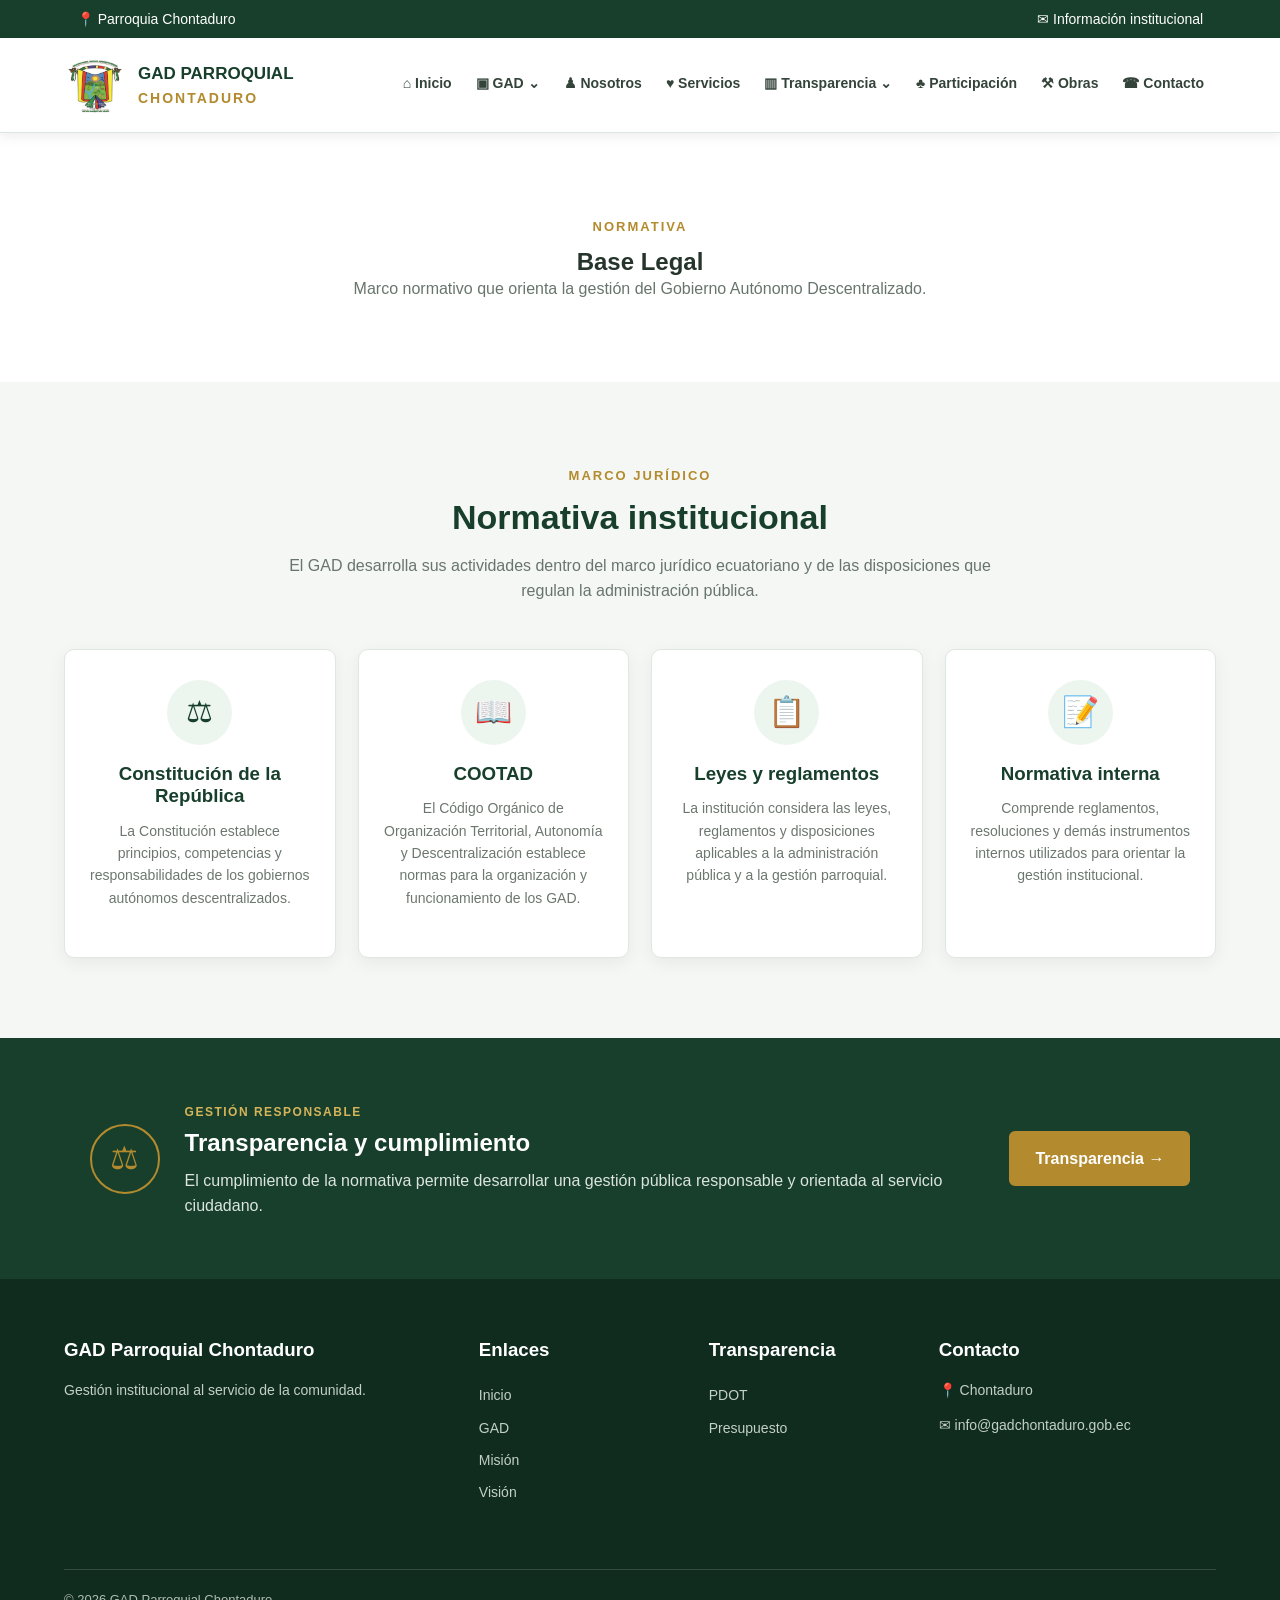
<file: BASE LEGAL.html>
<!DOCTYPE html>
<html lang="es">

<head>

    <meta charset="UTF-8">

    <meta name="viewport"
        content="width=device-width, initial-scale=1.0">

    <title>
        GAD Parroquial Chontaduro - Base Legal
    </title>

    <link rel="stylesheet"
        href="assets/css/style.css">

</head>

<body>

    <div class="top-bar">

        <div>
            📍 Parroquia Chontaduro
        </div>

        <div>
            ✉ Información institucional
        </div>

    </div>


    <header>

        <div class="nav-container">

            <a href="index.html"
                class="logo">

                <img src="assets/img/logo.png"
                    alt="Escudo del GAD Parroquial Chontaduro">

                <div class="logo-text">

                    <strong>
                        GAD PARROQUIAL
                    </strong>

                    <span>
                        CHONTADURO
                    </span>

                </div>

            </a>


            <nav>

                <ul>

                    <li>
                        <a href="index.html">
                            ⌂ Inicio
                        </a>
                    </li>


                    <li class="dropdown">

                        <a href="gad.html">
                            ▣ GAD ⌄
                        </a>

                        <ul class="submenu">

                            <li>
                                <a href="mision.html">
                                    🎯 Misión
                                </a>
                            </li>

                            <li>
                                <a href="vision.html">
                                    👁 Visión
                                </a>
                            </li>

                            <li>
                                <a href="base-legal.html"
                                    class="active">
                                    § Base Legal
                                </a>
                            </li>

                        </ul>

                    </li>


                    <li>
                        <a href="NOSOTROS.html">
                            ♟ Nosotros
                        </a>
                    </li>


                    <li>
                        <a href="servicios.html">
                            ♥ Servicios
                        </a>
                    </li>


                    <li class="dropdown">

                        <a href="transparencia.html">
                            ▥ Transparencia ⌄
                        </a>

                        <ul class="submenu">

                            <li>
                                <a href="rendicion-cuentas.html">
                                    Rendición de Cuentas
                                </a>
                            </li>

                            <li>
                                <a href="presupuesto.html">
                                    Presupuesto
                                </a>
                            </li>

                            <li>
                                <a href="pdot.html">
                                    PDOT
                                </a>
                            </li>

                        </ul>

                    </li>


                    <li>
                        <a href="participacion.html">
                            ♣ Participación
                        </a>
                    </li>


                    <li>
                        <a href="obras-futuras.html">
                            ⚒ Obras
                        </a>
                    </li>


                    <li>
                        <a href="contacto.html">
                            ☎ Contacto
                        </a>
                    </li>

                </ul>

            </nav>

        </div>

    </header>


    <main>

        <section class="bienvenida">

            <span class="seccion-etiqueta">
                NORMATIVA
            </span>

            <h1>
                Base Legal
            </h1>

            <p>
                Marco normativo que orienta la gestión
                del Gobierno Autónomo Descentralizado.
            </p>

        </section>


        <section class="accesos">

            <div class="titulo-seccion">

                <span>
                    MARCO JURÍDICO
                </span>

                <h2>
                    Normativa institucional
                </h2>

                <p>
                    El GAD desarrolla sus actividades dentro del marco
                    jurídico ecuatoriano y de las disposiciones que
                    regulan la administración pública.
                </p>

            </div>


            <div class="grid-container">


                <article class="info-card">

                    <div class="icono">
                        ⚖
                    </div>

                    <h3>
                        Constitución de la República
                    </h3>

                    <p>
                        La Constitución establece principios,
                        competencias y responsabilidades de los
                        gobiernos autónomos descentralizados.
                    </p>

                </article>


                <article class="info-card">

                    <div class="icono">
                        📖
                    </div>

                    <h3>
                        COOTAD
                    </h3>

                    <p>
                        El Código Orgánico de Organización Territorial,
                        Autonomía y Descentralización establece normas
                        para la organización y funcionamiento de los GAD.
                    </p>

                </article>


                <article class="info-card">

                    <div class="icono">
                        📋
                    </div>

                    <h3>
                        Leyes y reglamentos
                    </h3>

                    <p>
                        La institución considera las leyes, reglamentos
                        y disposiciones aplicables a la administración
                        pública y a la gestión parroquial.
                    </p>

                </article>


                <article class="info-card">

                    <div class="icono">
                        📝
                    </div>

                    <h3>
                        Normativa interna
                    </h3>

                    <p>
                        Comprende reglamentos, resoluciones y demás
                        instrumentos internos utilizados para orientar
                        la gestión institucional.
                    </p>

                </article>

            </div>

        </section>


        <section class="participacion">

            <div class="participacion-contenido">

                <div class="participacion-icono">
                    ⚖
                </div>

                <div>

                    <span>
                        GESTIÓN RESPONSABLE
                    </span>

                    <h2>
                        Transparencia y cumplimiento
                    </h2>

                    <p>
                        El cumplimiento de la normativa permite
                        desarrollar una gestión pública responsable
                        y orientada al servicio ciudadano.
                    </p>

                </div>

                <a href="transparencia.html"
                    class="btn">
                    Transparencia →
                </a>

            </div>

        </section>

    </main>


    <footer>

        <div class="footer-container">

            <div class="footer-col">

                <h3>
                    GAD Parroquial Chontaduro
                </h3>

                <p>
                    Gestión institucional al servicio de la comunidad.
                </p>

            </div>


            <div class="footer-col">

                <h3>
                    Enlaces
                </h3>

                <a href="index.html">Inicio</a>
                <a href="gad.html">GAD</a>
                <a href="mision.html">Misión</a>
                <a href="vision.html">Visión</a>

            </div>


            <div class="footer-col">

                <h3>
                    Transparencia
                </h3>

                <a href="pdot.html">PDOT</a>
                <a href="presupuesto.html">Presupuesto</a>

            </div>


            <div class="footer-col">

                <h3>
                    Contacto
                </h3>

                <p>
                    📍 Chontaduro
                </p>

                <p>
                    ✉ info@gadchontaduro.gob.ec
                </p>

            </div>

        </div>


        <div class="footer-bottom">

            <p>
                © 2026 GAD Parroquial Chontaduro.
            </p>

        </div>

    </footer>

</body>

</html>
</file>
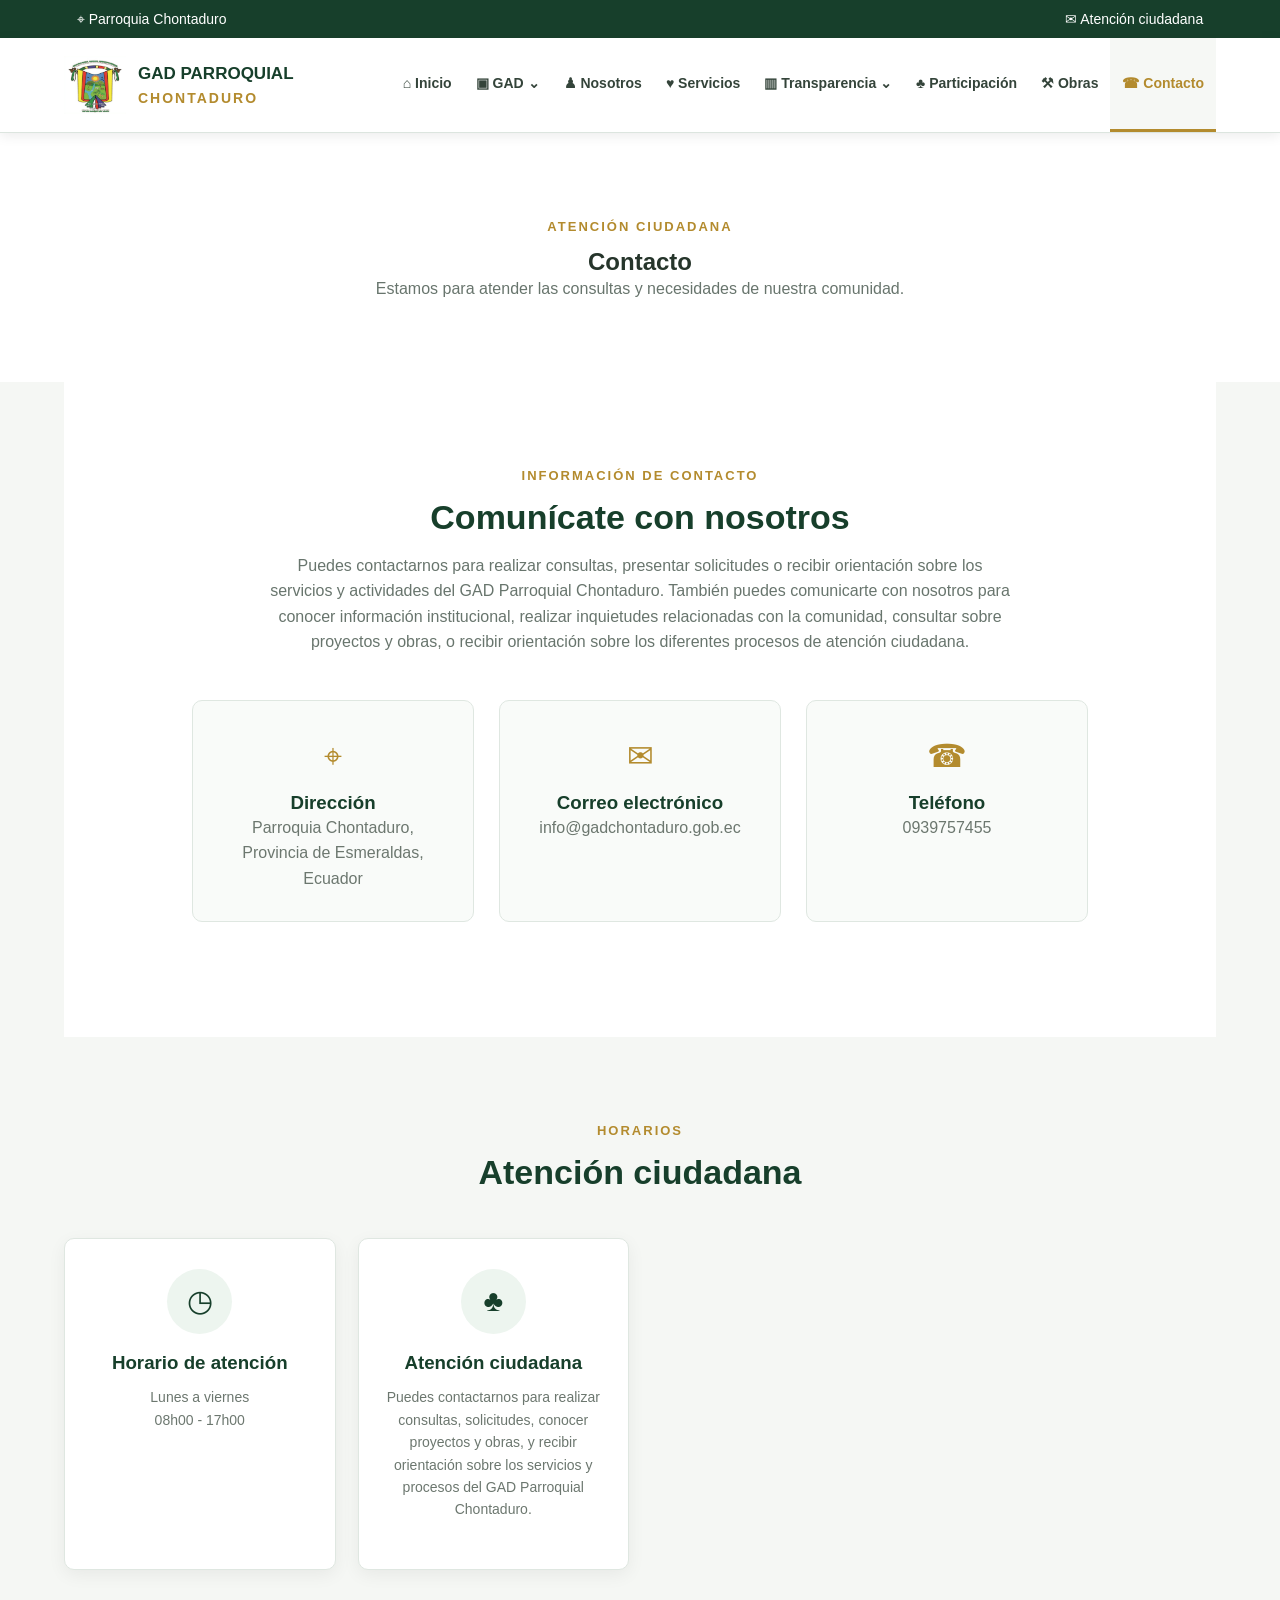
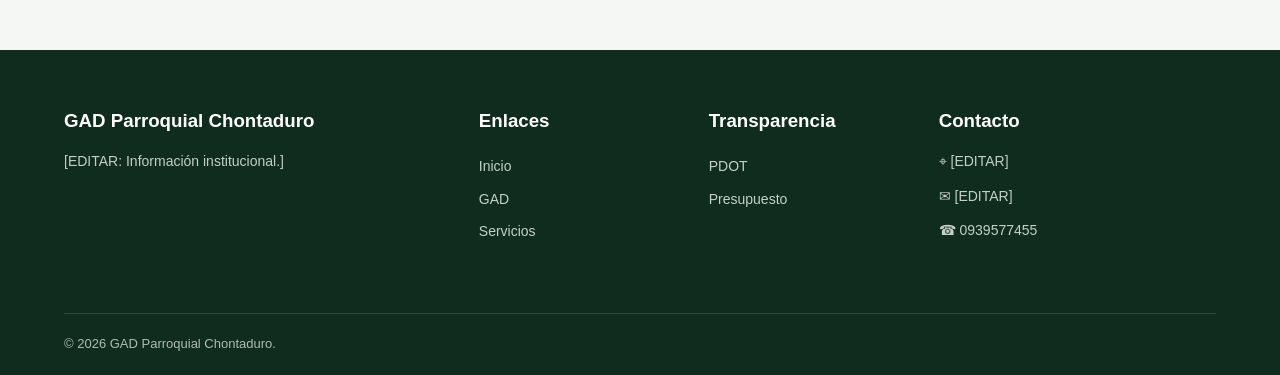
<file: CONTACTO.html>
<!DOCTYPE html>
<html lang="es">

<head>

    <meta charset="UTF-8">

    <meta name="viewport"
        content="width=device-width, initial-scale=1.0">

    <title>GAD Parroquial Chontaduro - Contacto</title>

    <link rel="stylesheet"
        href="assets/css/style.css">

</head>

<body>

    <div class="top-bar">

        <div>⌖ Parroquia Chontaduro</div>

        <div>✉ Atención ciudadana</div>

    </div>


    <header>

        <div class="nav-container">

            <a href="index.html" class="logo">

                <img src="assets/img/logo.png"
                    alt="Escudo del GAD Parroquial Chontaduro">

                <div class="logo-text">

                    <strong>GAD PARROQUIAL</strong>
                    <span>CHONTADURO</span>

                </div>

            </a>


            <nav>

                <ul>

                    <li>
                        <a href="index.html">⌂ Inicio</a>
                    </li>

                    <li class="dropdown">

                        <a href="gad.html">
                            ▣ GAD ⌄
                        </a>

                        <ul class="submenu">

                            <li>
                                <a href="mision.html">
                                    ● Misión
                                </a>
                            </li>

                            <li>
                                <a href="vision.html">
                                    ◉ Visión
                                </a>
                            </li>

                            <li>
                                <a href="base-legal.html">
                                    § Base Legal
                                </a>
                            </li>

                        </ul>

                    </li>

                    <li>
                        <a href="NOSOTROS.html">
                            ♟ Nosotros
                        </a>
                    </li>

                    <li>
                        <a href="servicios.html">
                            ♥ Servicios
                        </a>
                    </li>

                    <li class="dropdown">

                        <a href="transparencia.html">
                            ▥ Transparencia ⌄
                        </a>

                        <ul class="submenu">

                            <li>
                                <a href="rendicion-cuentas.html">
                                    Rendición de Cuentas
                                </a>
                            </li>

                            <li>
                                <a href="presupuesto.html">
                                    Presupuesto
                                </a>
                            </li>

                            <li>
                                <a href="pdot.html">
                                    PDOT
                                </a>
                            </li>

                        </ul>

                    </li>

                    <li>
                        <a href="participacion.html">
                            ♣ Participación
                        </a>
                    </li>

                    <li>
                        <a href="obras-futuras.html">
                            ⚒ Obras
                        </a>
                    </li>

                    <li>
                        <a href="contacto.html" class="active">
                            ☎ Contacto
                        </a>
                    </li>

                </ul>

            </nav>

        </div>

    </header>


    <main>

        <section class="bienvenida">

            <span class="seccion-etiqueta">
                ATENCIÓN CIUDADANA
            </span>

            <h1>
                Contacto
            </h1>

            <p>
                Estamos para atender las consultas
                y necesidades de nuestra comunidad.
            </p>

        </section>


        <section class="contacto-preview">

            <div class="titulo-seccion">

                <span>
                    INFORMACIÓN DE CONTACTO
                </span>

                <h2>
                    Comunícate con nosotros
                </h2>

                <p>

                     Puedes contactarnos para realizar consultas, presentar solicitudes o recibir orientación sobre los servicios y actividades del GAD Parroquial Chontaduro. También puedes comunicarte con nosotros para conocer información institucional, realizar inquietudes relacionadas con la comunidad, consultar sobre proyectos y obras, o recibir orientación sobre los diferentes procesos de atención ciudadana.

                </p>

            </div>


            <div class="contacto-grid">

                <article class="contacto-item">

                    <div class="contacto-icono">
                        ⌖
                    </div>

                    <h3>
                        Dirección
                    </h3>

                    <p>
                        Parroquia Chontaduro, Provincia de Esmeraldas, Ecuador
                    </p>

                </article>


                <article class="contacto-item">

                    <div class="contacto-icono">
                        ✉
                    </div>

                    <h3>
                        Correo electrónico
                    </h3>

                    <p>
                        info@gadchontaduro.gob.ec
                    </p>

                </article>


                <article class="contacto-item">

                    <div class="contacto-icono">
                        ☎
                    </div>

                    <h3>
                        Teléfono
                    </h3>

                    <p>
                        0939757455
                    </p>

                </article>

            </div>

        </section>


        <section class="accesos">

            <div class="titulo-seccion">

                <span>
                    HORARIOS
                </span>

                <h2>
                    Atención ciudadana
                </h2>

                <p>
                </p>

            </div>


            <div class="grid-container">

                <article class="info-card">

                    <div class="icono">
                        ◷
                    </div>

                    <h3>
                        Horario de atención
                    </h3>

                    <p>
                        Lunes a viernes
                        <br>
                        08h00 - 17h00
                    </p>

                </article>


                <article class="info-card">

                    <div class="icono">
                        ♣
                    </div>

                    <h3>
                        Atención ciudadana
                    </h3>

                    <p>
                        Puedes contactarnos para realizar consultas, solicitudes, conocer proyectos y obras, y recibir orientación sobre los servicios y procesos del GAD Parroquial Chontaduro.

                    </p>

                </article>

            </div>

        </section>

    </main>


    <footer>

        <div class="footer-container">

            <div class="footer-col">

                <h3>
                    GAD Parroquial Chontaduro
                </h3>

                <p>
                    [EDITAR: Información institucional.]
                </p>

            </div>

            <div class="footer-col">

                <h3>Enlaces</h3>

                <a href="index.html">Inicio</a>
                <a href="gad.html">GAD</a>
                <a href="servicios.html">Servicios</a>

            </div>

            <div class="footer-col">

                <h3>Transparencia</h3>

                <a href="pdot.html">PDOT</a>
                <a href="presupuesto.html">Presupuesto</a>

            </div>

            <div class="footer-col">

                <h3>Contacto</h3>

                <p>⌖ [EDITAR]</p>
                <p>✉ [EDITAR]</p>
                <p>☎ 0939577455</p>

            </div>

        </div>


        <div class="footer-bottom">

            <p>
                © 2026 GAD Parroquial Chontaduro.
            </p>

        </div>

    </footer>

</body>

</html>
</file>
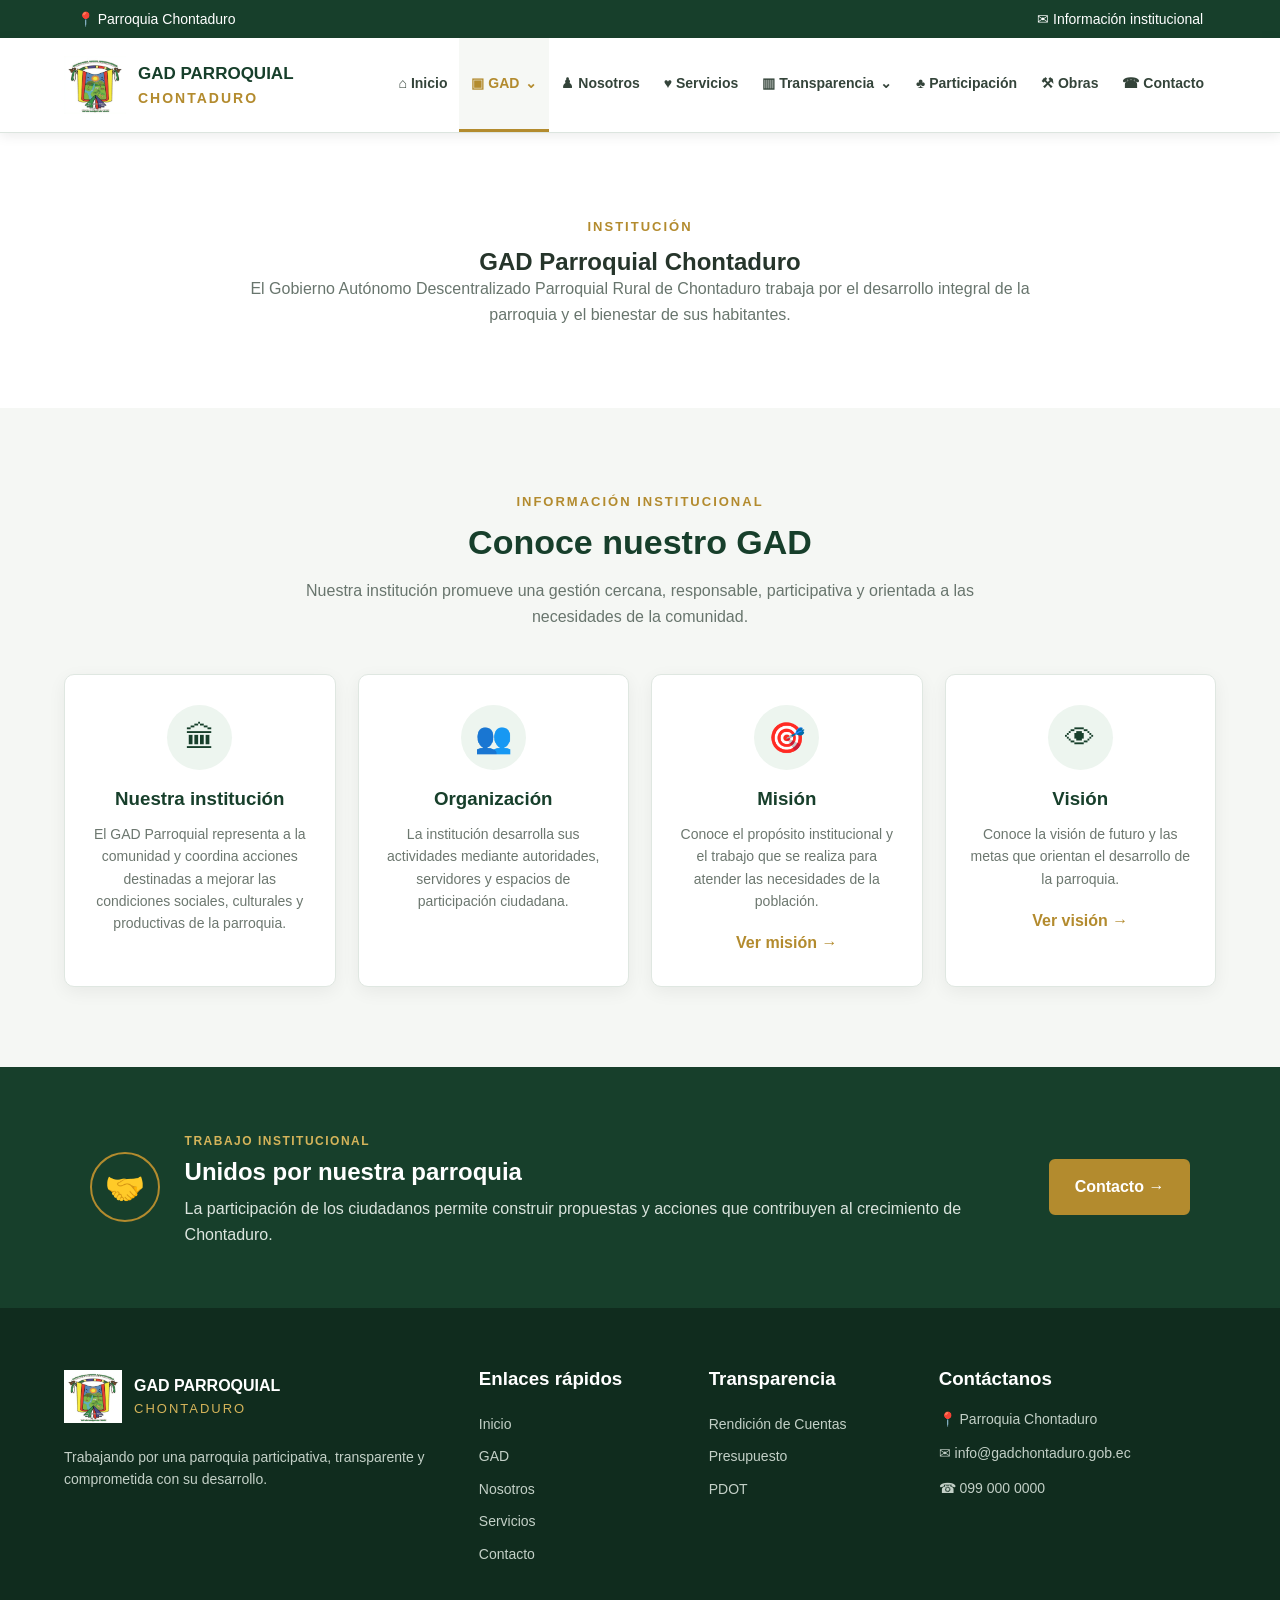
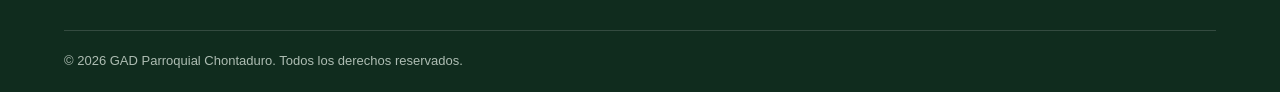
<file: GAD.html>
<!DOCTYPE html>
<html lang="es">

<head>
    <meta charset="UTF-8">
    <meta name="viewport" content="width=device-width, initial-scale=1.0">

    <meta name="description"
        content="Información institucional del GAD Parroquial Chontaduro">

    <title>GAD Parroquial Chontaduro - GAD</title>

    <link rel="stylesheet" href="assets/css/style.css">
</head>

<body>

    <div class="top-bar">
        <div>📍 Parroquia Chontaduro</div>
        <div>✉ Información institucional</div>
    </div>

    <header>
        <div class="nav-container">

            <a href="index.html" class="logo">
                <img src="assets/img/logo.png"
                    alt="Escudo del GAD Parroquial Chontaduro">

                <div class="logo-text">
                    <strong>GAD PARROQUIAL</strong>
                    <span>CHONTADURO</span>
                </div>
            </a>

            <nav aria-label="Navegación principal">
                <ul>

                    <li>
                        <a href="index.html">⌂ Inicio</a>
                    </li>

                    <li class="dropdown">
                        <a href="gad.html" class="active">
                            ▣ GAD
                            <span>⌄</span>
                        </a>

                        <ul class="submenu">
                            <li><a href="mision.html">● Misión</a></li>
                            <li><a href="vision.html">◉ Visión</a></li>
                            <li><a href="base-legal.html">§ Base Legal</a></li>
                        </ul>
                    </li>

                    <li>
                        <a href="NOSOTROS.html">♟ Nosotros</a>
                    </li>

                    <li>
                        <a href="servicios.html">♥ Servicios</a>
                    </li>

                    <li class="dropdown">
                        <a href="transparencia.html">
                            ▥ Transparencia
                            <span>⌄</span>
                        </a>

                        <ul class="submenu">
                            <li>
                                <a href="rendicion-cuentas.html">
                                    ▤ Rendición de Cuentas
                                </a>
                            </li>

                            <li>
                                <a href="presupuesto.html">
                                    $ Presupuesto
                                </a>
                            </li>

                            <li>
                                <a href="pdot.html">
                                    ⌖ PDOT
                                </a>
                            </li>
                        </ul>
                    </li>

                    <li>
                        <a href="participacion.html">♣ Participación</a>
                    </li>

                    <li>
                        <a href="obras-futuras.html">⚒ Obras</a>
                    </li>

                    <li>
                        <a href="contacto.html">☎ Contacto</a>
                    </li>

                </ul>
            </nav>

        </div>
    </header>


    <main>

        <section class="bienvenida">

            <span class="seccion-etiqueta">
                INSTITUCIÓN
            </span>

            <h1>
                GAD Parroquial Chontaduro
            </h1>

            <p>
                El Gobierno Autónomo Descentralizado Parroquial Rural
                de Chontaduro trabaja por el desarrollo integral de la
                parroquia y el bienestar de sus habitantes.
            </p>

        </section>


        <section class="accesos">

            <div class="titulo-seccion">

                <span>
                    INFORMACIÓN INSTITUCIONAL
                </span>

                <h2>
                    Conoce nuestro GAD
                </h2>

                <p>
                    Nuestra institución promueve una gestión cercana,
                    responsable, participativa y orientada a las
                    necesidades de la comunidad.
                </p>

            </div>


            <div class="grid-container">

                <article class="info-card">

                    <div class="icono">🏛</div>

                    <h3>
                        Nuestra institución
                    </h3>

                    <p>
                        El GAD Parroquial representa a la comunidad
                        y coordina acciones destinadas a mejorar las
                        condiciones sociales, culturales y productivas
                        de la parroquia.
                    </p>

                </article>


                <article class="info-card">

                    <div class="icono">👥</div>

                    <h3>
                        Organización
                    </h3>

                    <p>
                        La institución desarrolla sus actividades
                        mediante autoridades, servidores y espacios
                        de participación ciudadana.
                    </p>

                </article>


                <article class="info-card">

                    <div class="icono">🎯</div>

                    <h3>
                        Misión
                    </h3>

                    <p>
                        Conoce el propósito institucional y el trabajo
                        que se realiza para atender las necesidades
                        de la población.
                    </p>

                    <a href="mision.html">
                        Ver misión →
                    </a>

                </article>


                <article class="info-card">

                    <div class="icono">👁</div>

                    <h3>
                        Visión
                    </h3>

                    <p>
                        Conoce la visión de futuro y las metas que
                        orientan el desarrollo de la parroquia.
                    </p>

                    <a href="vision.html">
                        Ver visión →
                    </a>

                </article>

            </div>

        </section>


        <section class="participacion">

            <div class="participacion-contenido">

                <div class="participacion-icono">
                    🤝
                </div>

                <div>

                    <span>
                        TRABAJO INSTITUCIONAL
                    </span>

                    <h2>
                        Unidos por nuestra parroquia
                    </h2>

                    <p>
                        La participación de los ciudadanos permite
                        construir propuestas y acciones que contribuyen
                        al crecimiento de Chontaduro.
                    </p>

                </div>

                <a href="contacto.html" class="btn">
                    Contacto →
                </a>

            </div>

        </section>

    </main>


    <footer>

        <div class="footer-container">

            <div class="footer-col">

                <div class="footer-logo">

                    <img src="assets/img/logo.png"
                        alt="Logo del GAD Parroquial Chontaduro">

                    <div>
                        <strong>GAD PARROQUIAL</strong>
                        <span>CHONTADURO</span>
                    </div>

                </div>

                <p>
                    Trabajando por una parroquia participativa,
                    transparente y comprometida con su desarrollo.
                </p>

            </div>


            <div class="footer-col">

                <h3>
                    Enlaces rápidos
                </h3>

                <a href="index.html">Inicio</a>
                <a href="gad.html">GAD</a>
                <a href="NOSOTROS.html">Nosotros</a>
                <a href="servicios.html">Servicios</a>
                <a href="contacto.html">Contacto</a>

            </div>


            <div class="footer-col">

                <h3>
                    Transparencia
                </h3>

                <a href="rendicion-cuentas.html">
                    Rendición de Cuentas
                </a>

                <a href="presupuesto.html">
                    Presupuesto
                </a>

                <a href="pdot.html">
                    PDOT
                </a>

            </div>


            <div class="footer-col">

                <h3>
                    Contáctanos
                </h3>

                <p>📍 Parroquia Chontaduro</p>
                <p>✉ info@gadchontaduro.gob.ec</p>
                <p>☎ 099 000 0000</p>

            </div>

        </div>


        <div class="footer-bottom">

            <p>
                © 2026 GAD Parroquial Chontaduro.
                Todos los derechos reservados.
            </p>

        </div>

    </footer>

</body>
</html>
</file>
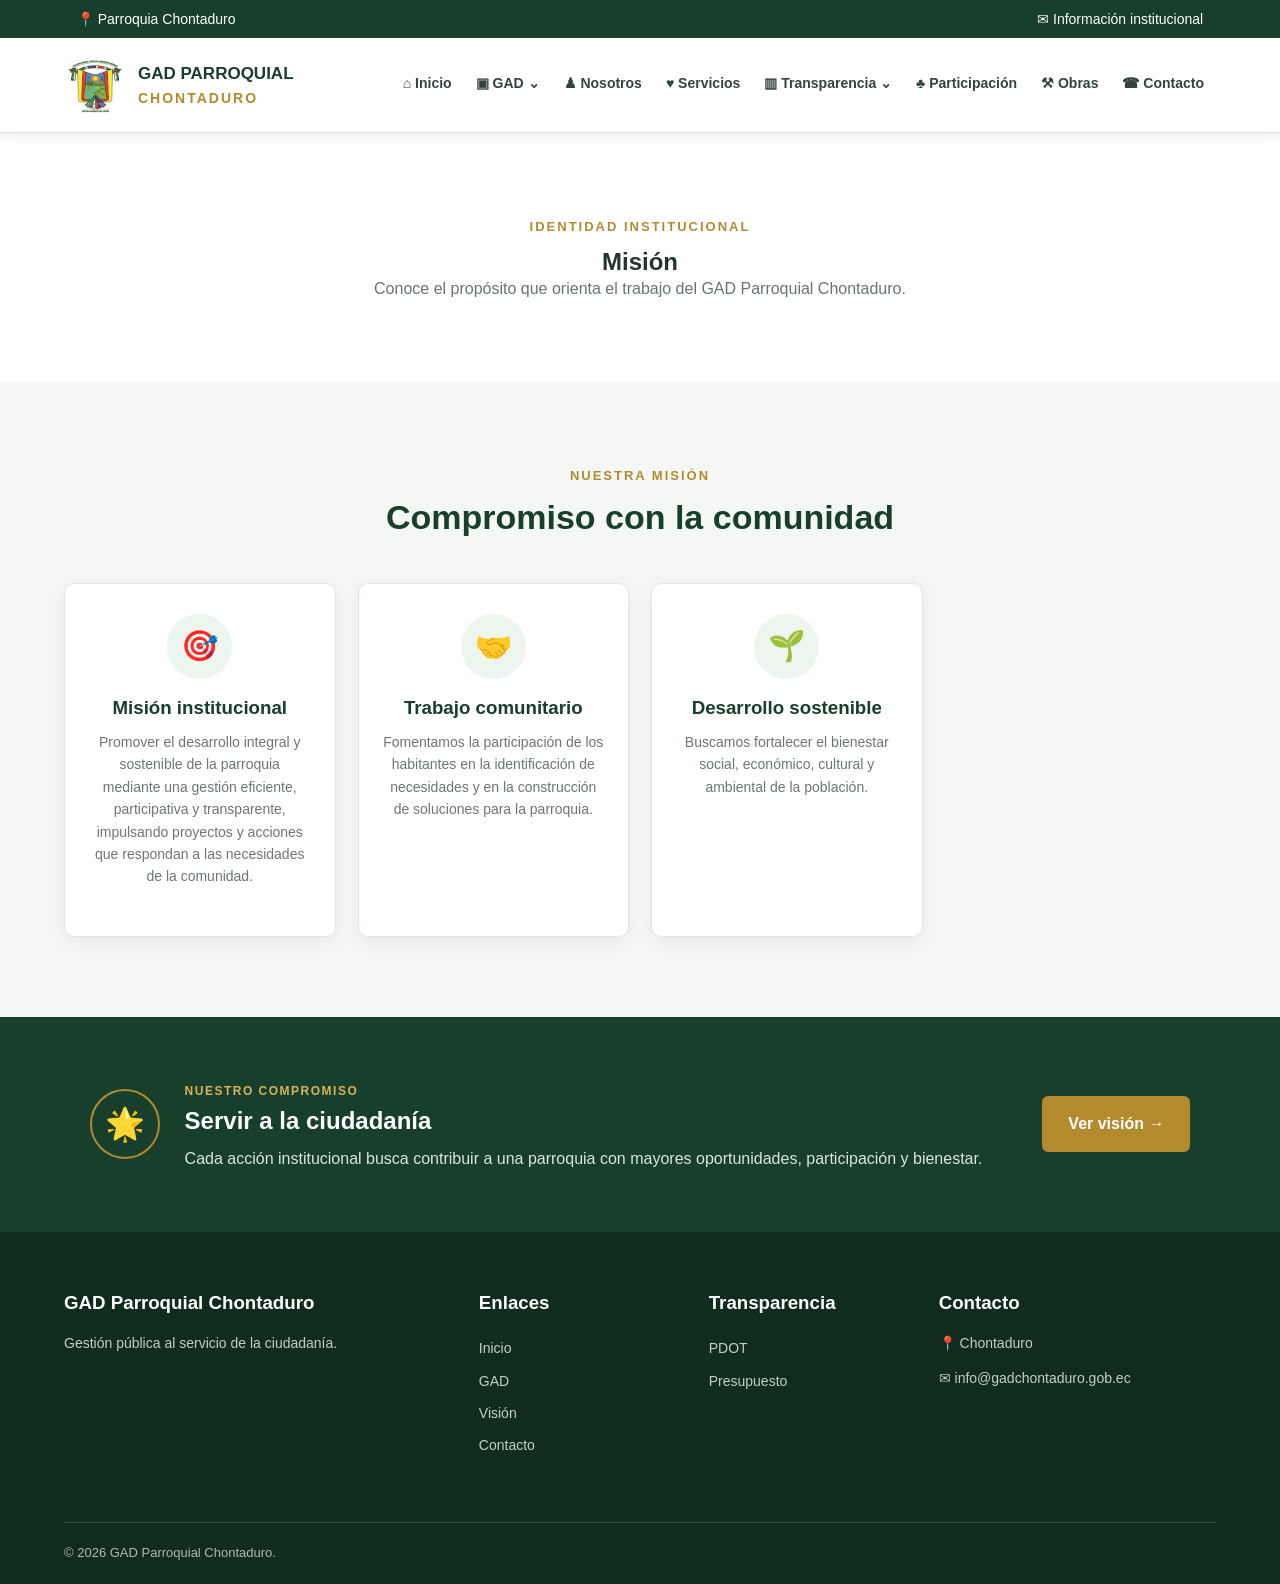
<file: MISION.html>
<!DOCTYPE html>
<html lang="es">

<head>
    <meta charset="UTF-8">
    <meta name="viewport" content="width=device-width, initial-scale=1.0">

    <title>GAD Parroquial Chontaduro - Misión</title>

    <link rel="stylesheet" href="assets/css/style.css">
</head>

<body>

    <div class="top-bar">
        <div>📍 Parroquia Chontaduro</div>
        <div>✉ Información institucional</div>
    </div>


    <header>

        <div class="nav-container">

            <a href="index.html" class="logo">

                <img src="assets/img/logo.png"
                    alt="Escudo del GAD Parroquial Chontaduro">

                <div class="logo-text">
                    <strong>GAD PARROQUIAL</strong>
                    <span>CHONTADURO</span>
                </div>

            </a>


            <nav>

                <ul>

                    <li>
                        <a href="index.html">⌂ Inicio</a>
                    </li>

                    <li class="dropdown">

                        <a href="gad.html">
                            ▣ GAD ⌄
                        </a>

                        <ul class="submenu">

                            <li>
                                <a href="mision.html" class="active">
                                    🎯 Misión
                                </a>
                            </li>

                            <li>
                                <a href="vision.html">
                                    👁 Visión
                                </a>
                            </li>

                            <li>
                                <a href="base-legal.html">
                                    § Base Legal
                                </a>
                            </li>

                        </ul>

                    </li>

                    <li>
                        <a href="NOSOTROS.html">♟ Nosotros</a>
                    </li>

                    <li>
                        <a href="servicios.html">♥ Servicios</a>
                    </li>

                    <li class="dropdown">

                        <a href="transparencia.html">
                            ▥ Transparencia ⌄
                        </a>

                        <ul class="submenu">

                            <li>
                                <a href="rendicion-cuentas.html">
                                    Rendición de Cuentas
                                </a>
                            </li>

                            <li>
                                <a href="presupuesto.html">
                                    Presupuesto
                                </a>
                            </li>

                            <li>
                                <a href="pdot.html">
                                    PDOT
                                </a>
                            </li>

                        </ul>

                    </li>

                    <li>
                        <a href="participacion.html">
                            ♣ Participación
                        </a>
                    </li>

                    <li>
                        <a href="obras-futuras.html">
                            ⚒ Obras
                        </a>
                    </li>

                    <li>
                        <a href="contacto.html">
                            ☎ Contacto
                        </a>
                    </li>

                </ul>

            </nav>

        </div>

    </header>


    <main>

        <section class="bienvenida">

            <span class="seccion-etiqueta">
                IDENTIDAD INSTITUCIONAL
            </span>

            <h1>
                Misión
            </h1>

            <p>
                Conoce el propósito que orienta el trabajo
                del GAD Parroquial Chontaduro.
            </p>

        </section>


        <section class="accesos">

            <div class="titulo-seccion">

                <span>
                    NUESTRA MISIÓN
                </span>

                <h2>
                    Compromiso con la comunidad
                </h2>

            </div>


            <div class="grid-container">

                <article class="info-card">

                    <div class="icono">
                        🎯
                    </div>

                    <h3>
                        Misión institucional
                    </h3>

                    <p>
                        Promover el desarrollo integral y sostenible
                        de la parroquia mediante una gestión eficiente,
                        participativa y transparente, impulsando proyectos
                        y acciones que respondan a las necesidades de
                        la comunidad.
                    </p>

                </article>


                <article class="info-card">

                    <div class="icono">
                        🤝
                    </div>

                    <h3>
                        Trabajo comunitario
                    </h3>

                    <p>
                        Fomentamos la participación de los habitantes
                        en la identificación de necesidades y en la
                        construcción de soluciones para la parroquia.
                    </p>

                </article>


                <article class="info-card">

                    <div class="icono">
                        🌱
                    </div>

                    <h3>
                        Desarrollo sostenible
                    </h3>

                    <p>
                        Buscamos fortalecer el bienestar social,
                        económico, cultural y ambiental de la población.
                    </p>

                </article>

            </div>

        </section>


        <section class="participacion">

            <div class="participacion-contenido">

                <div class="participacion-icono">
                    🌟
                </div>

                <div>

                    <span>
                        NUESTRO COMPROMISO
                    </span>

                    <h2>
                        Servir a la ciudadanía
                    </h2>

                    <p>
                        Cada acción institucional busca contribuir
                        a una parroquia con mayores oportunidades,
                        participación y bienestar.
                    </p>

                </div>

                <a href="vision.html" class="btn">
                    Ver visión →
                </a>

            </div>

        </section>

    </main>


    <footer>

        <div class="footer-container">

            <div class="footer-col">

                <h3>
                    GAD Parroquial Chontaduro
                </h3>

                <p>
                    Gestión pública al servicio de la ciudadanía.
                </p>

            </div>

            <div class="footer-col">

                <h3>Enlaces</h3>

                <a href="index.html">Inicio</a>
                <a href="gad.html">GAD</a>
                <a href="vision.html">Visión</a>
                <a href="contacto.html">Contacto</a>

            </div>

            <div class="footer-col">

                <h3>Transparencia</h3>

                <a href="pdot.html">PDOT</a>
                <a href="presupuesto.html">Presupuesto</a>

            </div>

            <div class="footer-col">

                <h3>Contacto</h3>

                <p>📍 Chontaduro</p>
                <p>✉ info@gadchontaduro.gob.ec</p>

            </div>

        </div>

        <div class="footer-bottom">
            <p>© 2026 GAD Parroquial Chontaduro.</p>
        </div>

    </footer>

</body>
</html>
</file>
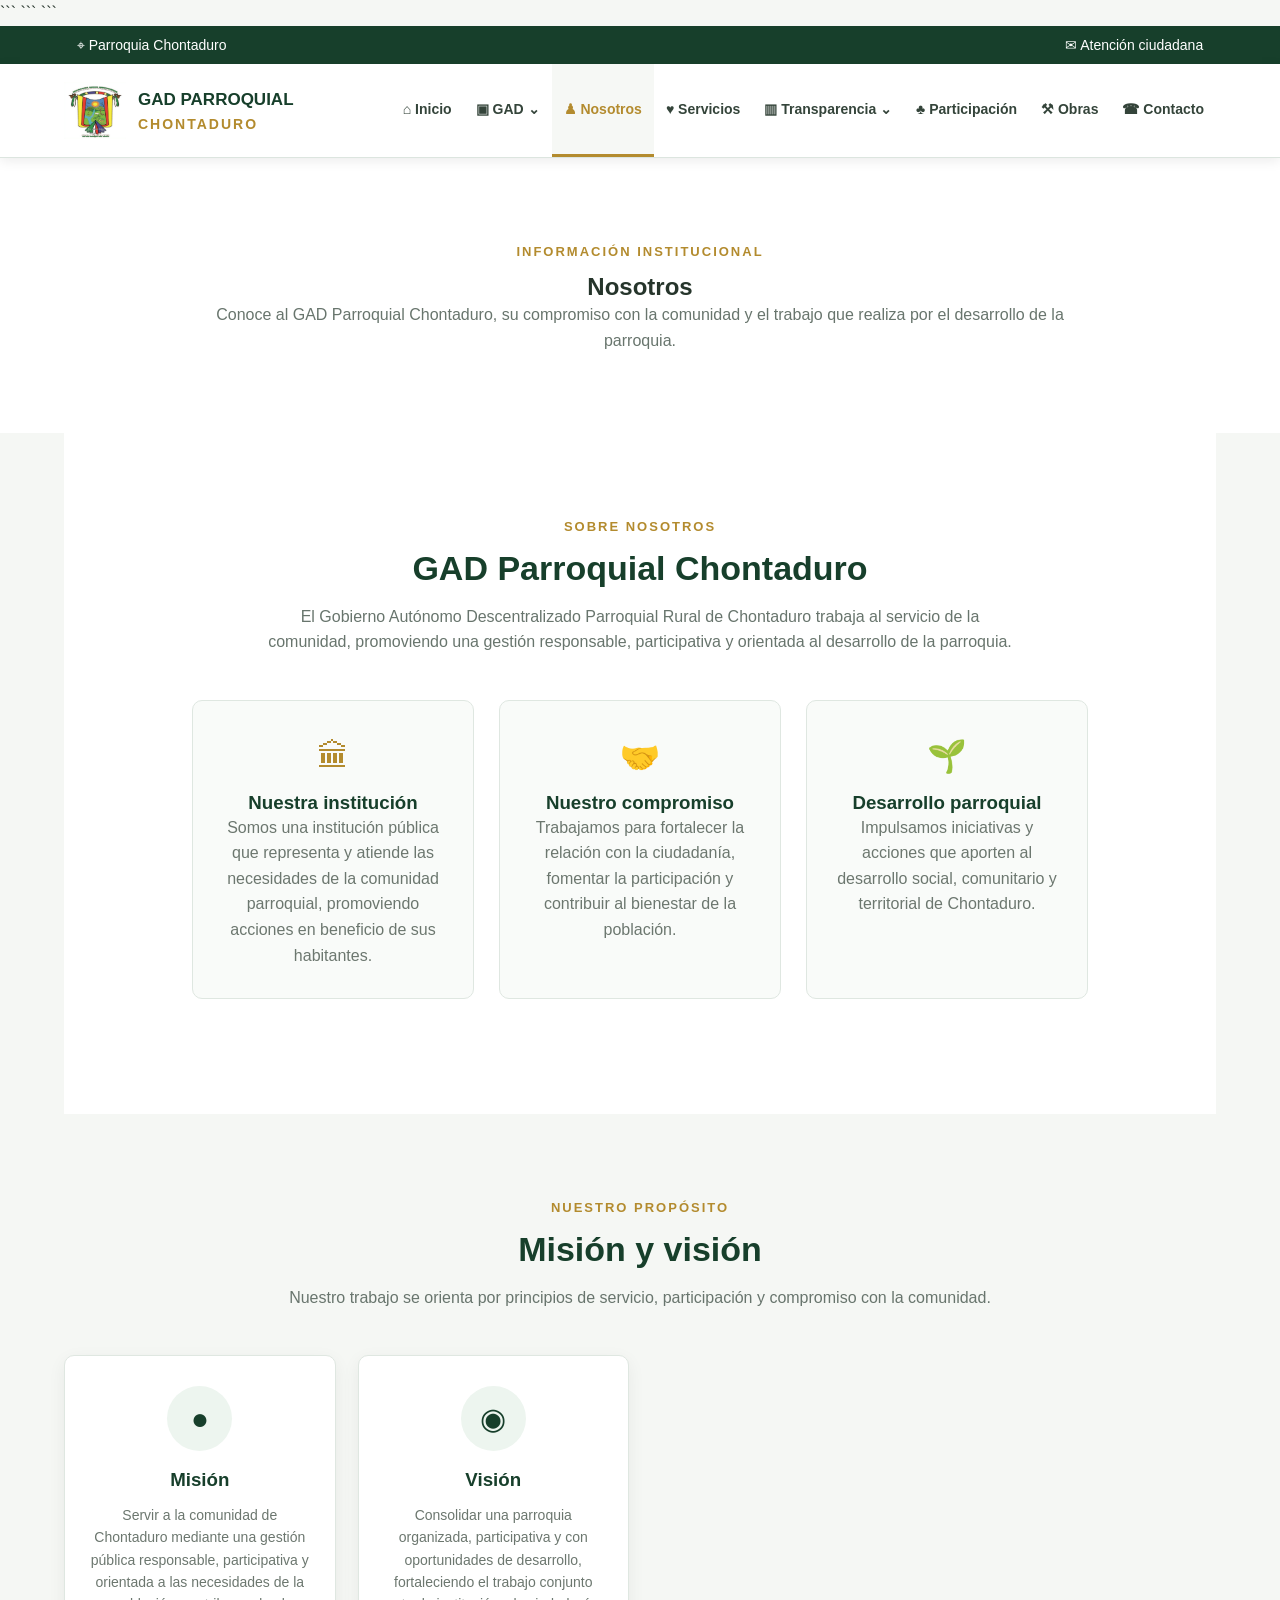
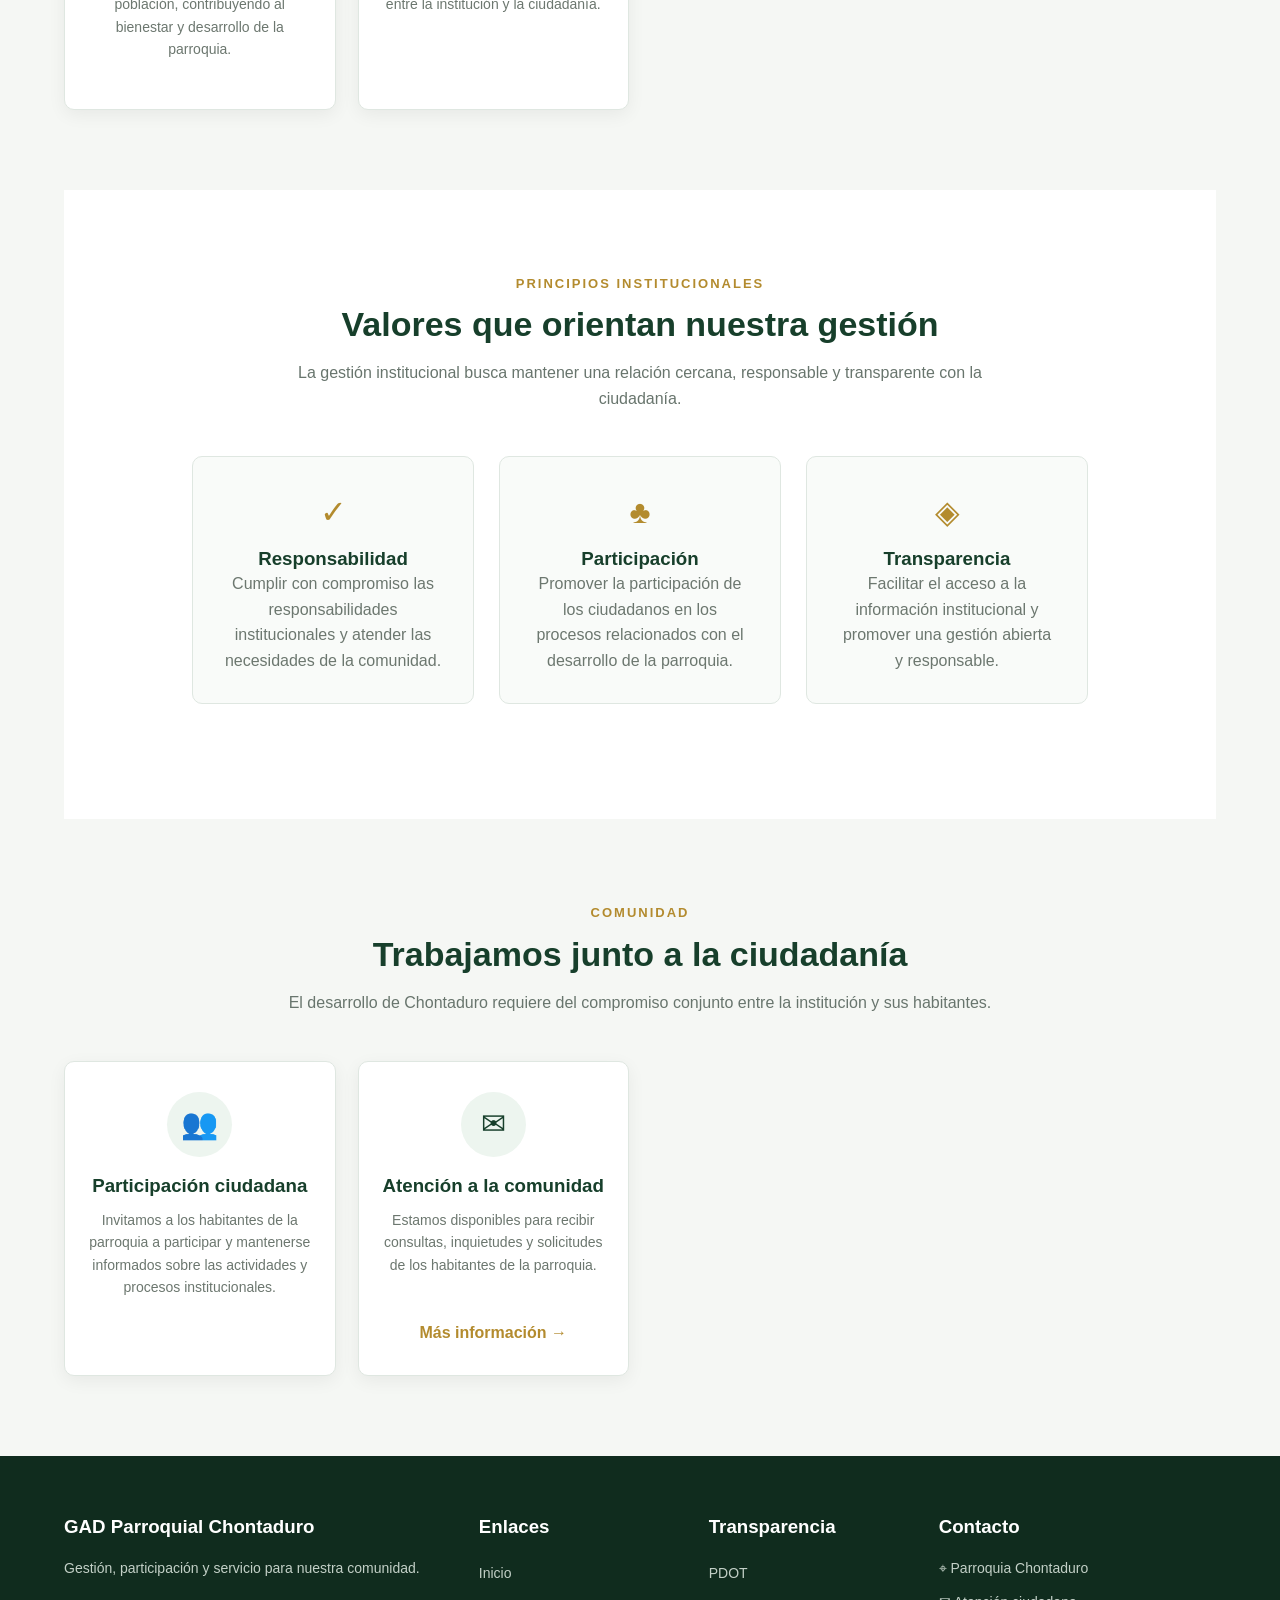
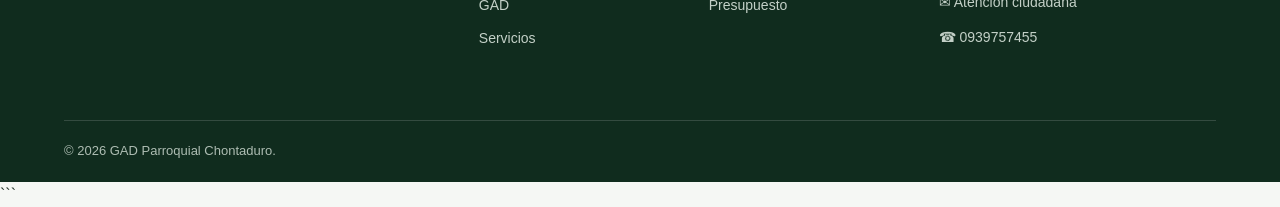
<file: NOSOTROS.html>
﻿<!DOCTYPE html>

<html lang="es">

<head>

```
<meta charset="UTF-8">

<meta name="viewport"
    content="width=device-width, initial-scale=1.0">

<title>GAD Parroquial Chontaduro - Nosotros</title>

<link rel="stylesheet"
    href="assets/css/style.css">
```

</head>

<body>

```
<div class="top-bar">

    <div>⌖ Parroquia Chontaduro</div>

    <div>✉ Atención ciudadana</div>

</div>


<header>

    <div class="nav-container">

        <a href="index.html" class="logo">

            <img src="assets/img/logo.png"
                alt="Escudo del GAD Parroquial Chontaduro">

            <div class="logo-text">

                <strong>GAD PARROQUIAL</strong>
                <span>CHONTADURO</span>

            </div>

        </a>


        <nav>

            <ul>

                <li>
                    <a href="index.html">⌂ Inicio</a>
                </li>

                <li class="dropdown">

                    <a href="GAD.html">
                        ▣ GAD ⌄
                    </a>

                    <ul class="submenu">

                        <li>
                            <a href="MISION.html">
                                ● Misión
                            </a>
                        </li>

                        <li>
                            <a href="VISION.html">
                                ◉ Visión
                            </a>
                        </li>

                        <li>
                            <a href="BASE LEGAL.html">
                                § Base Legal
                            </a>
                        </li>

                    </ul>

                </li>


                <li>
                    <a href="NOSOTROS.html" class="active">
                        ♟ Nosotros
                    </a>
                </li>


                <li>
                    <a href="SERVICIOS.html">
                        ♥ Servicios
                    </a>
                </li>


                <li class="dropdown">

                    <a href="TRANSPARENCIA.html">
                        ▥ Transparencia ⌄
                    </a>

                    <ul class="submenu">

                        <li>
                            <a href="RENDICION DE CUENTAS.html">
                                Rendición de Cuentas
                            </a>
                        </li>

                        <li>
                            <a href="PRESUPUESTO.html">
                                Presupuesto
                            </a>
                        </li>

                        <li>
                            <a href="PDOT.html">
                                PDOT
                            </a>
                        </li>

                    </ul>

                </li>


                <li>
                    <a href="PARTICIPACION.html">
                        ♣ Participación
                    </a>
                </li>


                <li>
                    <a href="OBRAS-FUTURAS.html">
                        ⚒ Obras
                    </a>
                </li>


                <li>
                    <a href="CONTACTO.html">
                        ☎ Contacto
                    </a>
                </li>

            </ul>

        </nav>

    </div>

</header>


<main>

    <section class="bienvenida">

        <span class="seccion-etiqueta">
            INFORMACIÓN INSTITUCIONAL
        </span>

        <h1>
            Nosotros
        </h1>

        <p>
            Conoce al GAD Parroquial Chontaduro,
            su compromiso con la comunidad y el trabajo
            que realiza por el desarrollo de la parroquia.
        </p>

    </section>


    <section class="contacto-preview">

        <div class="titulo-seccion">

            <span>
                SOBRE NOSOTROS
            </span>

            <h2>
                GAD Parroquial Chontaduro
            </h2>

            <p>
                El Gobierno Autónomo Descentralizado Parroquial
                Rural de Chontaduro trabaja al servicio de la
                comunidad, promoviendo una gestión responsable,
                participativa y orientada al desarrollo de la
                parroquia.
            </p>

        </div>


        <div class="contacto-grid">

            <article class="contacto-item">

                <div class="contacto-icono">
                    🏛
                </div>

                <h3>
                    Nuestra institución
                </h3>

                <p>
                    Somos una institución pública que representa
                    y atiende las necesidades de la comunidad
                    parroquial, promoviendo acciones en beneficio
                    de sus habitantes.
                </p>

            </article>


            <article class="contacto-item">

                <div class="contacto-icono">
                    🤝
                </div>

                <h3>
                    Nuestro compromiso
                </h3>

                <p>
                    Trabajamos para fortalecer la relación con
                    la ciudadanía, fomentar la participación y
                    contribuir al bienestar de la población.
                </p>

            </article>


            <article class="contacto-item">

                <div class="contacto-icono">
                    🌱
                </div>

                <h3>
                    Desarrollo parroquial
                </h3>

                <p>
                    Impulsamos iniciativas y acciones que aporten
                    al desarrollo social, comunitario y territorial
                    de Chontaduro.
                </p>

            </article>

        </div>

    </section>


    <section class="accesos">

        <div class="titulo-seccion">

            <span>
                NUESTRO PROPÓSITO
            </span>

            <h2>
                Misión y visión
            </h2>

            <p>
                Nuestro trabajo se orienta por principios de
                servicio, participación y compromiso con la
                comunidad.
            </p>

        </div>


        <div class="grid-container">

            <article class="info-card">

                <div class="icono">
                    ●
                </div>

                <h3>
                    Misión
                </h3>

                <p>
                    Servir a la comunidad de Chontaduro mediante
                    una gestión pública responsable, participativa
                    y orientada a las necesidades de la población,
                    contribuyendo al bienestar y desarrollo de la
                    parroquia.
                </p>

            </article>


            <article class="info-card">

                <div class="icono">
                    ◉
                </div>

                <h3>
                    Visión
                </h3>

                <p>
                    Consolidar una parroquia organizada,
                    participativa y con oportunidades de desarrollo,
                    fortaleciendo el trabajo conjunto entre la
                    institución y la ciudadanía.
                </p>

            </article>

        </div>

    </section>


    <section class="contacto-preview">

        <div class="titulo-seccion">

            <span>
                PRINCIPIOS INSTITUCIONALES
            </span>

            <h2>
                Valores que orientan nuestra gestión
            </h2>

            <p>
                La gestión institucional busca mantener una
                relación cercana, responsable y transparente
                con la ciudadanía.
            </p>

        </div>


        <div class="contacto-grid">

            <article class="contacto-item">

                <div class="contacto-icono">
                    ✓
                </div>

                <h3>
                    Responsabilidad
                </h3>

                <p>
                    Cumplir con compromiso las responsabilidades
                    institucionales y atender las necesidades
                    de la comunidad.
                </p>

            </article>


            <article class="contacto-item">

                <div class="contacto-icono">
                    ♣
                </div>

                <h3>
                    Participación
                </h3>

                <p>
                    Promover la participación de los ciudadanos
                    en los procesos relacionados con el desarrollo
                    de la parroquia.
                </p>

            </article>


            <article class="contacto-item">

                <div class="contacto-icono">
                    ◈
                </div>

                <h3>
                    Transparencia
                </h3>

                <p>
                    Facilitar el acceso a la información institucional
                    y promover una gestión abierta y responsable.
                </p>

            </article>

        </div>

    </section>


    <section class="accesos">

        <div class="titulo-seccion">

            <span>
                COMUNIDAD
            </span>

            <h2>
                Trabajamos junto a la ciudadanía
            </h2>

            <p>
                El desarrollo de Chontaduro requiere del compromiso
                conjunto entre la institución y sus habitantes.
            </p>

        </div>


        <div class="grid-container">

            <article class="info-card">

                <div class="icono">
                    👥
                </div>

                <h3>
                    Participación ciudadana
                </h3>

                <p>
                    Invitamos a los habitantes de la parroquia
                    a participar y mantenerse informados sobre
                    las actividades y procesos institucionales.
                </p>

            </article>


            <article class="info-card">

                <div class="icono">
                    ✉
                </div>

                <h3>
                    Atención a la comunidad
                </h3>

                <p>
                    Estamos disponibles para recibir consultas,
                    inquietudes y solicitudes de los habitantes
                    de la parroquia.
                </p>

                <br>

                <a href="CONTACTO.html">
                    Más información →
                </a>

            </article>

        </div>

    </section>

</main>


<footer>

    <div class="footer-container">

        <div class="footer-col">

            <h3>
                GAD Parroquial Chontaduro
            </h3>

            <p>
                Gestión, participación y servicio para nuestra
                comunidad.
            </p>

        </div>


        <div class="footer-col">

            <h3>
                Enlaces
            </h3>

            <a href="index.html">
                Inicio
            </a>

            <a href="GAD.html">
                GAD
            </a>

            <a href="SERVICIOS.html">
                Servicios
            </a>

        </div>


        <div class="footer-col">

            <h3>
                Transparencia
            </h3>

            <a href="PDOT.html">
                PDOT
            </a>

            <a href="PRESUPUESTO.html">
                Presupuesto
            </a>

        </div>


        <div class="footer-col">

            <h3>
                Contacto
            </h3>

            <p>
                ⌖ Parroquia Chontaduro
            </p>

            <p>
                ✉ Atención ciudadana
            </p>

            <p>
                ☎ 0939757455
            </p>

        </div>

    </div>


    <div class="footer-bottom">

        <p>
            © 2026 GAD Parroquial Chontaduro.
        </p>

    </div>

</footer>
```

</body>

</html>
</file>
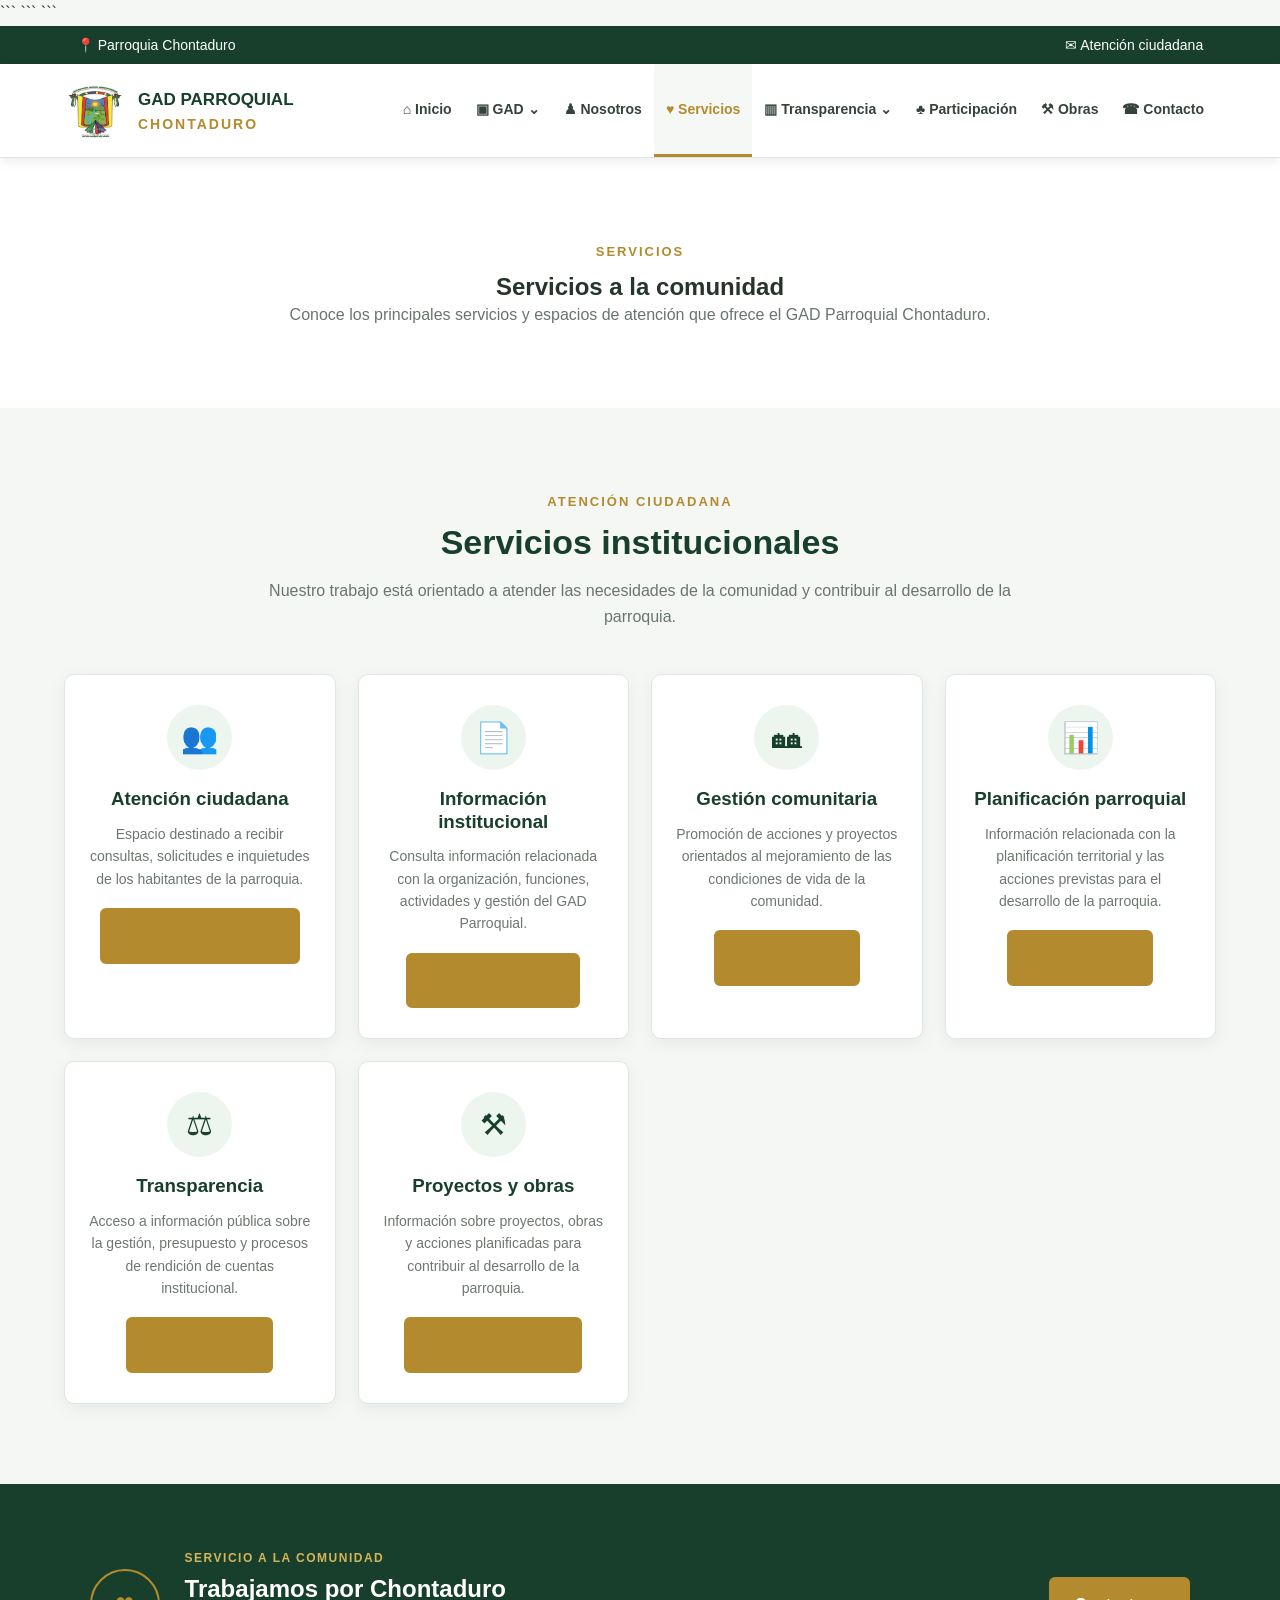
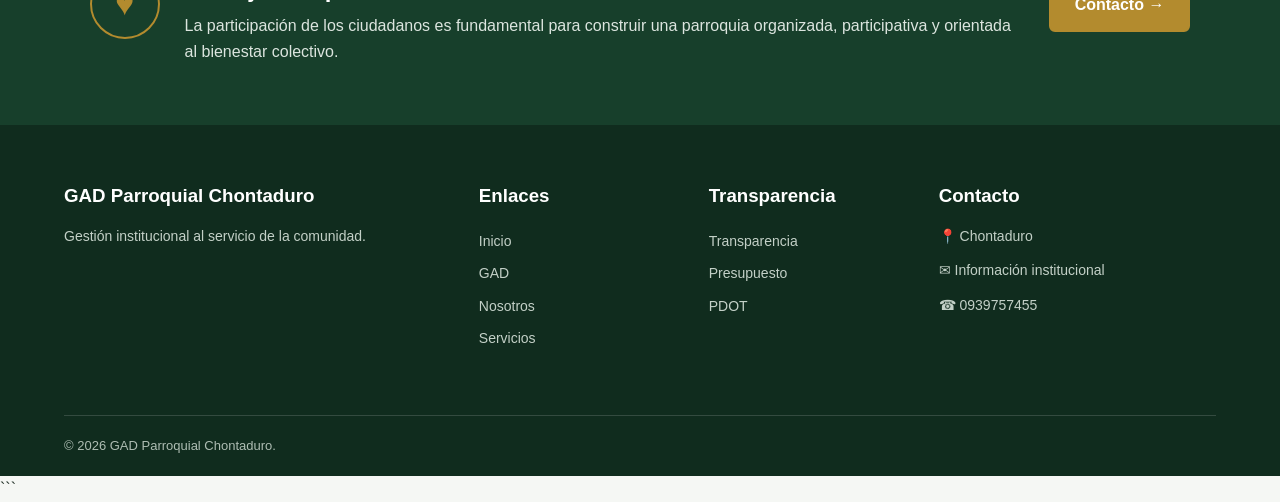
<file: SERVICIOS.html>
<!DOCTYPE html>

<html lang="es">

<head>

```
<meta charset="UTF-8">

<meta name="viewport"
    content="width=device-width, initial-scale=1.0">

<title>
    GAD Parroquial Chontaduro - Servicios
</title>

<link rel="stylesheet"
    href="assets/css/style.css">
```

</head>

<body>

```
<div class="top-bar">

    <div>
        📍 Parroquia Chontaduro
    </div>

    <div>
        ✉ Atención ciudadana
    </div>

</div>


<header>

    <div class="nav-container">

        <a href="index.html"
            class="logo">

            <img src="assets/img/logo.png"
                alt="Escudo del GAD Parroquial Chontaduro">

            <div class="logo-text">

                <strong>
                    GAD PARROQUIAL
                </strong>

                <span>
                    CHONTADURO
                </span>

            </div>

        </a>


        <nav>

            <ul>

                <li>
                    <a href="index.html">
                        ⌂ Inicio
                    </a>
                </li>


                <li class="dropdown">

                    <a href="gad.html">
                        ▣ GAD ⌄
                    </a>

                    <ul class="submenu">

                        <li>
                            <a href="mision.html">
                                🎯 Misión
                            </a>
                        </li>

                        <li>
                            <a href="vision.html">
                                👁 Visión
                            </a>
                        </li>

                        <li>
                            <a href="base-legal.html">
                                § Base Legal
                            </a>
                        </li>

                    </ul>

                </li>


                <li>
                    <a href="NOSOTROS.html">
                        ♟ Nosotros
                    </a>
                </li>


                <li>
                    <a href="servicios.html"
                        class="active">
                        ♥ Servicios
                    </a>
                </li>


                <li class="dropdown">

                    <a href="transparencia.html">
                        ▥ Transparencia ⌄
                    </a>

                    <ul class="submenu">

                        <li>
                            <a href="rendicion-cuentas.html">
                                Rendición de Cuentas
                            </a>
                        </li>

                        <li>
                            <a href="presupuesto.html">
                                Presupuesto
                            </a>
                        </li>

                        <li>
                            <a href="pdot.html">
                                PDOT
                            </a>
                        </li>

                    </ul>

                </li>


                <li>
                    <a href="participacion.html">
                        ♣ Participación
                    </a>
                </li>


                <li>
                    <a href="obras-futuras.html">
                        ⚒ Obras
                    </a>
                </li>


                <li>
                    <a href="contacto.html">
                        ☎ Contacto
                    </a>
                </li>

            </ul>

        </nav>

    </div>

</header>


<main>


    <section class="bienvenida">

        <span class="seccion-etiqueta">
            SERVICIOS
        </span>

        <h1>
            Servicios a la comunidad
        </h1>

        <p>
            Conoce los principales servicios y espacios de
            atención que ofrece el GAD Parroquial Chontaduro.
        </p>

    </section>


    <section class="accesos">

        <div class="titulo-seccion">

            <span>
                ATENCIÓN CIUDADANA
            </span>

            <h2>
                Servicios institucionales
            </h2>

            <p>
                Nuestro trabajo está orientado a atender las
                necesidades de la comunidad y contribuir al
                desarrollo de la parroquia.
            </p>

        </div>


        <div class="grid-container">


            <article class="info-card">

                <div class="icono">
                    👥
                </div>

                <h3>
                    Atención ciudadana
                </h3>

                <p>
                    Espacio destinado a recibir consultas,
                    solicitudes e inquietudes de los habitantes
                    de la parroquia.
                </p>

                <a href="contacto.html"
                    class="btn">
                    Más información →
                </a>

            </article>


            <article class="info-card">

                <div class="icono">
                    📄
                </div>

                <h3>
                    Información institucional
                </h3>

                <p>
                    Consulta información relacionada con la
                    organización, funciones, actividades y
                    gestión del GAD Parroquial.
                </p>

                <a href="NOSOTROS.html"
                    class="btn">
                    Conocer más →
                </a>

            </article>


            <article class="info-card">

                <div class="icono">
                    🏘
                </div>

                <h3>
                    Gestión comunitaria
                </h3>

                <p>
                    Promoción de acciones y proyectos orientados
                    al mejoramiento de las condiciones de vida
                    de la comunidad.
                </p>

                <a href="participacion.html"
                    class="btn">
                    Participar →
                </a>

            </article>


            <article class="info-card">

                <div class="icono">
                    📊
                </div>

                <h3>
                    Planificación parroquial
                </h3>

                <p>
                    Información relacionada con la planificación
                    territorial y las acciones previstas para el
                    desarrollo de la parroquia.
                </p>

                <a href="pdot.html"
                    class="btn">
                    Ver PDOT →
                </a>

            </article>


            <article class="info-card">

                <div class="icono">
                    ⚖
                </div>

                <h3>
                    Transparencia
                </h3>

                <p>
                    Acceso a información pública sobre la gestión,
                    presupuesto y procesos de rendición de cuentas
                    institucional.
                </p>

                <a href="transparencia.html"
                    class="btn">
                    Consultar →
                </a>

            </article>


            <article class="info-card">

                <div class="icono">
                    ⚒
                </div>

                <h3>
                    Proyectos y obras
                </h3>

                <p>
                    Información sobre proyectos, obras y acciones
                    planificadas para contribuir al desarrollo
                    de la parroquia.
                </p>

                <a href="obras-futuras.html"
                    class="btn">
                    Ver proyectos →
                </a>

            </article>


        </div>

    </section>


    <section class="participacion">

        <div class="participacion-contenido">

            <div class="participacion-icono">
                ♥
            </div>

            <div>

                <span>
                    SERVICIO A LA COMUNIDAD
                </span>

                <h2>
                    Trabajamos por Chontaduro
                </h2>

                <p>
                    La participación de los ciudadanos es
                    fundamental para construir una parroquia
                    organizada, participativa y orientada al
                    bienestar colectivo.
                </p>

            </div>

            <a href="contacto.html"
                class="btn">
                Contacto →
            </a>

        </div>

    </section>


</main>


<footer>

    <div class="footer-container">


        <div class="footer-col">

            <h3>
                GAD Parroquial Chontaduro
            </h3>

            <p>
                Gestión institucional al servicio de la comunidad.
            </p>

        </div>


        <div class="footer-col">

            <h3>
                Enlaces
            </h3>

            <a href="index.html">
                Inicio
            </a>

            <a href="gad.html">
                GAD
            </a>

            <a href="NOSOTROS.html">
                Nosotros
            </a>

            <a href="servicios.html">
                Servicios
            </a>

        </div>


        <div class="footer-col">

            <h3>
                Transparencia
            </h3>

            <a href="transparencia.html">
                Transparencia
            </a>

            <a href="presupuesto.html">
                Presupuesto
            </a>

            <a href="pdot.html">
                PDOT
            </a>

        </div>


        <div class="footer-col">

            <h3>
                Contacto
            </h3>

            <p>
                📍 Chontaduro
            </p>

            <p>
                ✉ Información institucional
            </p>

            <p>
                ☎ 0939757455
            </p>

        </div>


    </div>


    <div class="footer-bottom">

        <p>
            © 2026 GAD Parroquial Chontaduro.
        </p>

    </div>

</footer>
```

</body>

</html>
</file>
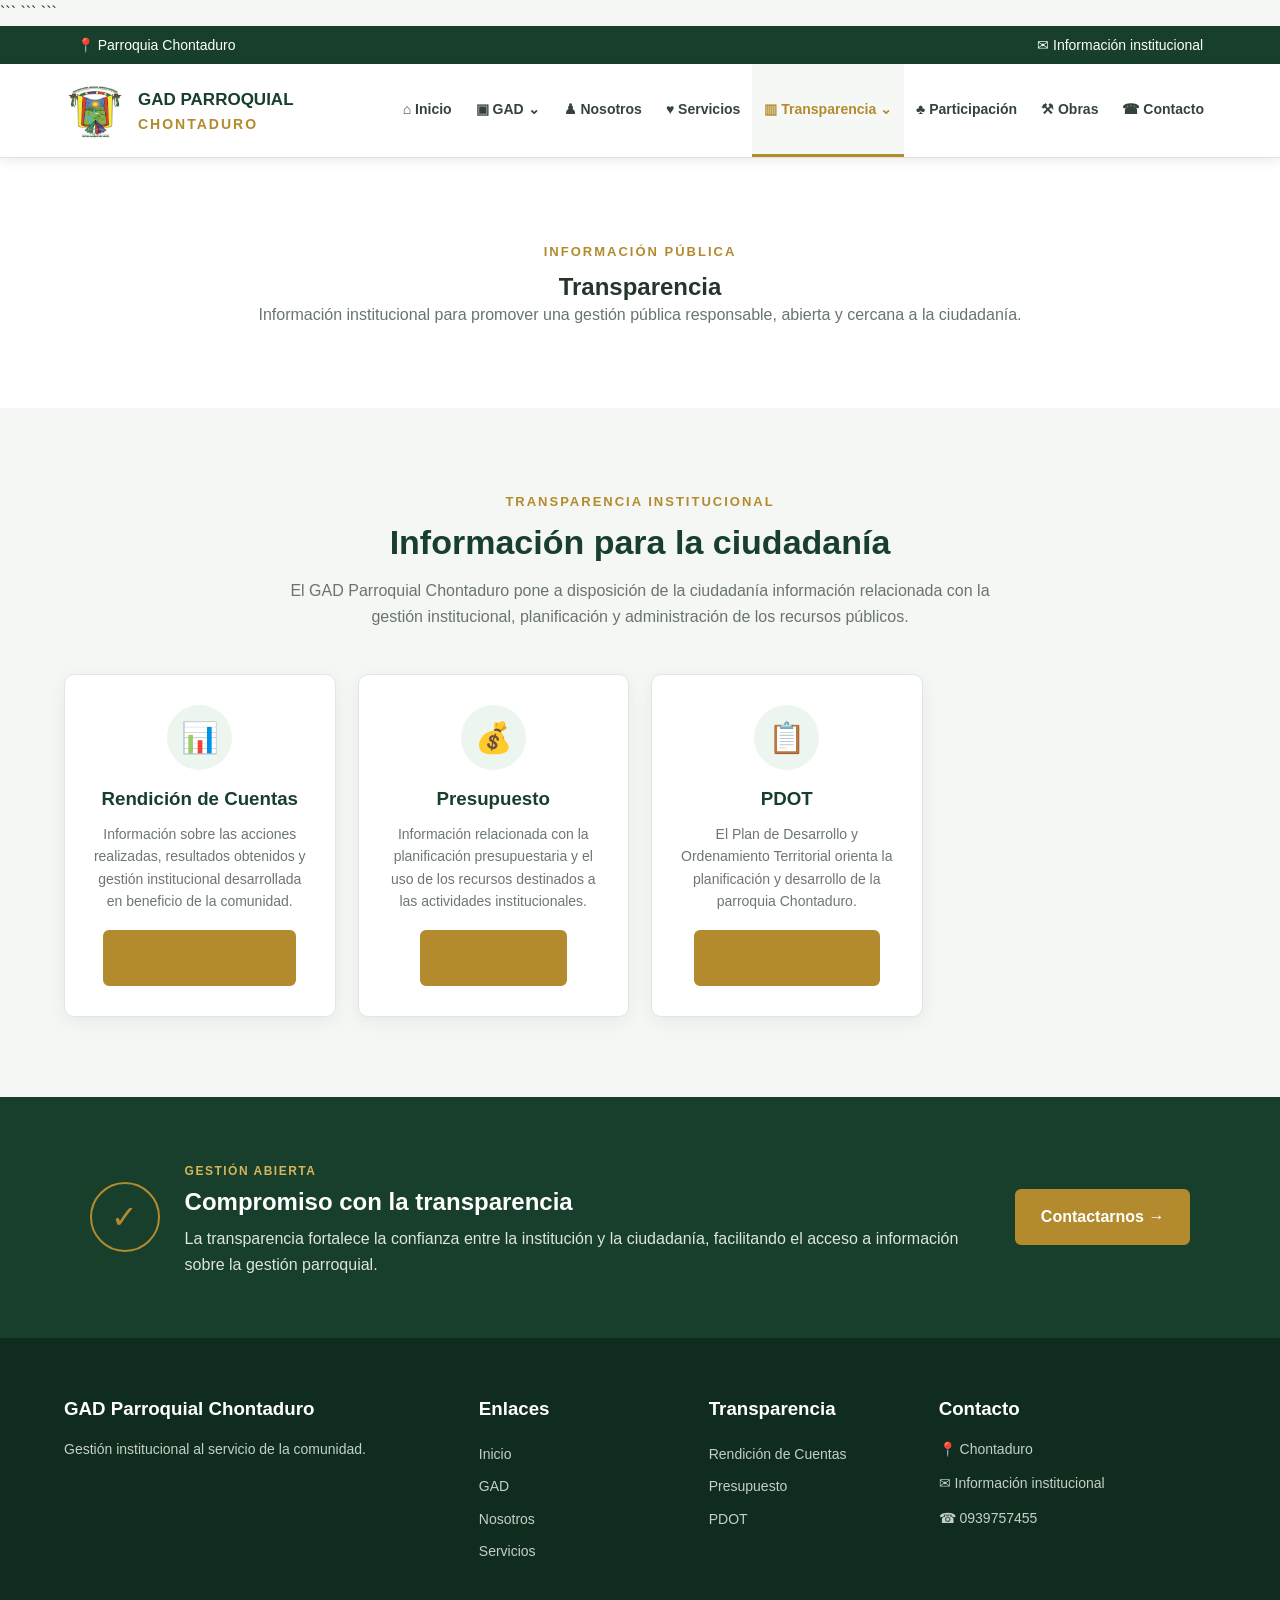
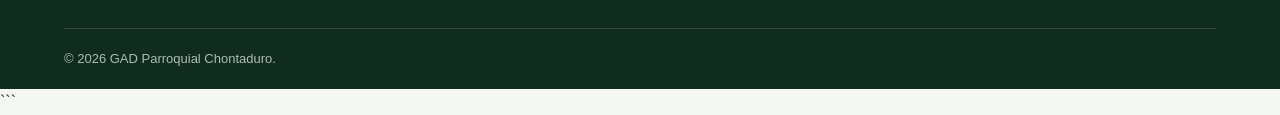
<file: TRANSPARENCIA.html>
<!DOCTYPE html>

<html lang="es">

<head>
    <meta charset="UTF-8">
    <meta name="viewport" content="width=device-width, initial-scale=1.0">

```
<title>GAD Parroquial Chontaduro - Transparencia</title>

<link rel="stylesheet" href="assets/css/style.css">
```

</head>

<body>

```
<div class="top-bar">
    <div>📍 Parroquia Chontaduro</div>
    <div>✉ Información institucional</div>
</div>

<header>
    <div class="nav-container">

        <a href="index.html" class="logo">

            <img src="assets/img/logo.png"
                alt="Escudo del GAD Parroquial Chontaduro">

            <div class="logo-text">
                <strong>GAD PARROQUIAL</strong>
                <span>CHONTADURO</span>
            </div>

        </a>

        <nav>
            <ul>

                <li>
                    <a href="index.html">⌂ Inicio</a>
                </li>

                <li class="dropdown">
                    <a href="gad.html">▣ GAD ⌄</a>

                    <ul class="submenu">
                        <li>
                            <a href="mision.html">🎯 Misión</a>
                        </li>

                        <li>
                            <a href="vision.html">👁 Visión</a>
                        </li>

                        <li>
                            <a href="base-legal.html">§ Base Legal</a>
                        </li>
                    </ul>
                </li>

                <li>
                    <a href="NOSOTROS.html">♟ Nosotros</a>
                </li>

                <li>
                    <a href="servicios.html">♥ Servicios</a>
                </li>

                <li class="dropdown">
                    <a href="transparencia.html" class="active">
                        ▥ Transparencia ⌄
                    </a>

                    <ul class="submenu">

                        <li>
                            <a href="rendicion-cuentas.html">
                                Rendición de Cuentas
                            </a>
                        </li>

                        <li>
                            <a href="presupuesto.html">
                                Presupuesto
                            </a>
                        </li>

                        <li>
                            <a href="pdot.html">
                                PDOT
                            </a>
                        </li>

                    </ul>
                </li>

                <li>
                    <a href="participacion.html">
                        ♣ Participación
                    </a>
                </li>

                <li>
                    <a href="obras-futuras.html">
                        ⚒ Obras
                    </a>
                </li>

                <li>
                    <a href="contacto.html">
                        ☎ Contacto
                    </a>
                </li>

            </ul>
        </nav>

    </div>
</header>

<main>

    <section class="bienvenida">

        <span class="seccion-etiqueta">
            INFORMACIÓN PÚBLICA
        </span>

        <h1>
            Transparencia
        </h1>

        <p>
            Información institucional para promover una gestión
            pública responsable, abierta y cercana a la ciudadanía.
        </p>

    </section>


    <section class="accesos">

        <div class="titulo-seccion">

            <span>
                TRANSPARENCIA INSTITUCIONAL
            </span>

            <h2>
                Información para la ciudadanía
            </h2>

            <p>
                El GAD Parroquial Chontaduro pone a disposición de
                la ciudadanía información relacionada con la gestión
                institucional, planificación y administración de
                los recursos públicos.
            </p>

        </div>


        <div class="grid-container">

            <article class="info-card">

                <div class="icono">📊</div>

                <h3>
                    Rendición de Cuentas
                </h3>

                <p>
                    Información sobre las acciones realizadas,
                    resultados obtenidos y gestión institucional
                    desarrollada en beneficio de la comunidad.
                </p>

                <a href="rendicion-cuentas.html" class="btn">
                    Ver información →
                </a>

            </article>


            <article class="info-card">

                <div class="icono">💰</div>

                <h3>
                    Presupuesto
                </h3>

                <p>
                    Información relacionada con la planificación
                    presupuestaria y el uso de los recursos destinados
                    a las actividades institucionales.
                </p>

                <a href="presupuesto.html" class="btn">
                    Consultar →
                </a>

            </article>


            <article class="info-card">

                <div class="icono">📋</div>

                <h3>
                    PDOT
                </h3>

                <p>
                    El Plan de Desarrollo y Ordenamiento Territorial
                    orienta la planificación y desarrollo de la
                    parroquia Chontaduro.
                </p>

                <a href="pdot.html" class="btn">
                    Conocer PDOT →
                </a>

            </article>

        </div>

    </section>


    <section class="participacion">

        <div class="participacion-contenido">

            <div class="participacion-icono">
                ✓
            </div>

            <div>

                <span>
                    GESTIÓN ABIERTA
                </span>

                <h2>
                    Compromiso con la transparencia
                </h2>

                <p>
                    La transparencia fortalece la confianza entre
                    la institución y la ciudadanía, facilitando el
                    acceso a información sobre la gestión parroquial.
                </p>

            </div>

            <a href="contacto.html" class="btn">
                Contactarnos →
            </a>

        </div>

    </section>

</main>


<footer>

    <div class="footer-container">

        <div class="footer-col">

            <h3>
                GAD Parroquial Chontaduro
            </h3>

            <p>
                Gestión institucional al servicio de la comunidad.
            </p>

        </div>


        <div class="footer-col">

            <h3>Enlaces</h3>

            <a href="index.html">Inicio</a>
            <a href="gad.html">GAD</a>
            <a href="NOSOTROS.html">Nosotros</a>
            <a href="servicios.html">Servicios</a>

        </div>


        <div class="footer-col">

            <h3>Transparencia</h3>

            <a href="rendicion-cuentas.html">
                Rendición de Cuentas
            </a>

            <a href="presupuesto.html">
                Presupuesto
            </a>

            <a href="pdot.html">
                PDOT
            </a>

        </div>


        <div class="footer-col">

            <h3>Contacto</h3>

            <p>📍 Chontaduro</p>
            <p>✉ Información institucional</p>
            <p>☎ 0939757455</p>

        </div>

    </div>


    <div class="footer-bottom">

        <p>
            © 2026 GAD Parroquial Chontaduro.
        </p>

    </div>

</footer>
```

</body>
</html>
</file>
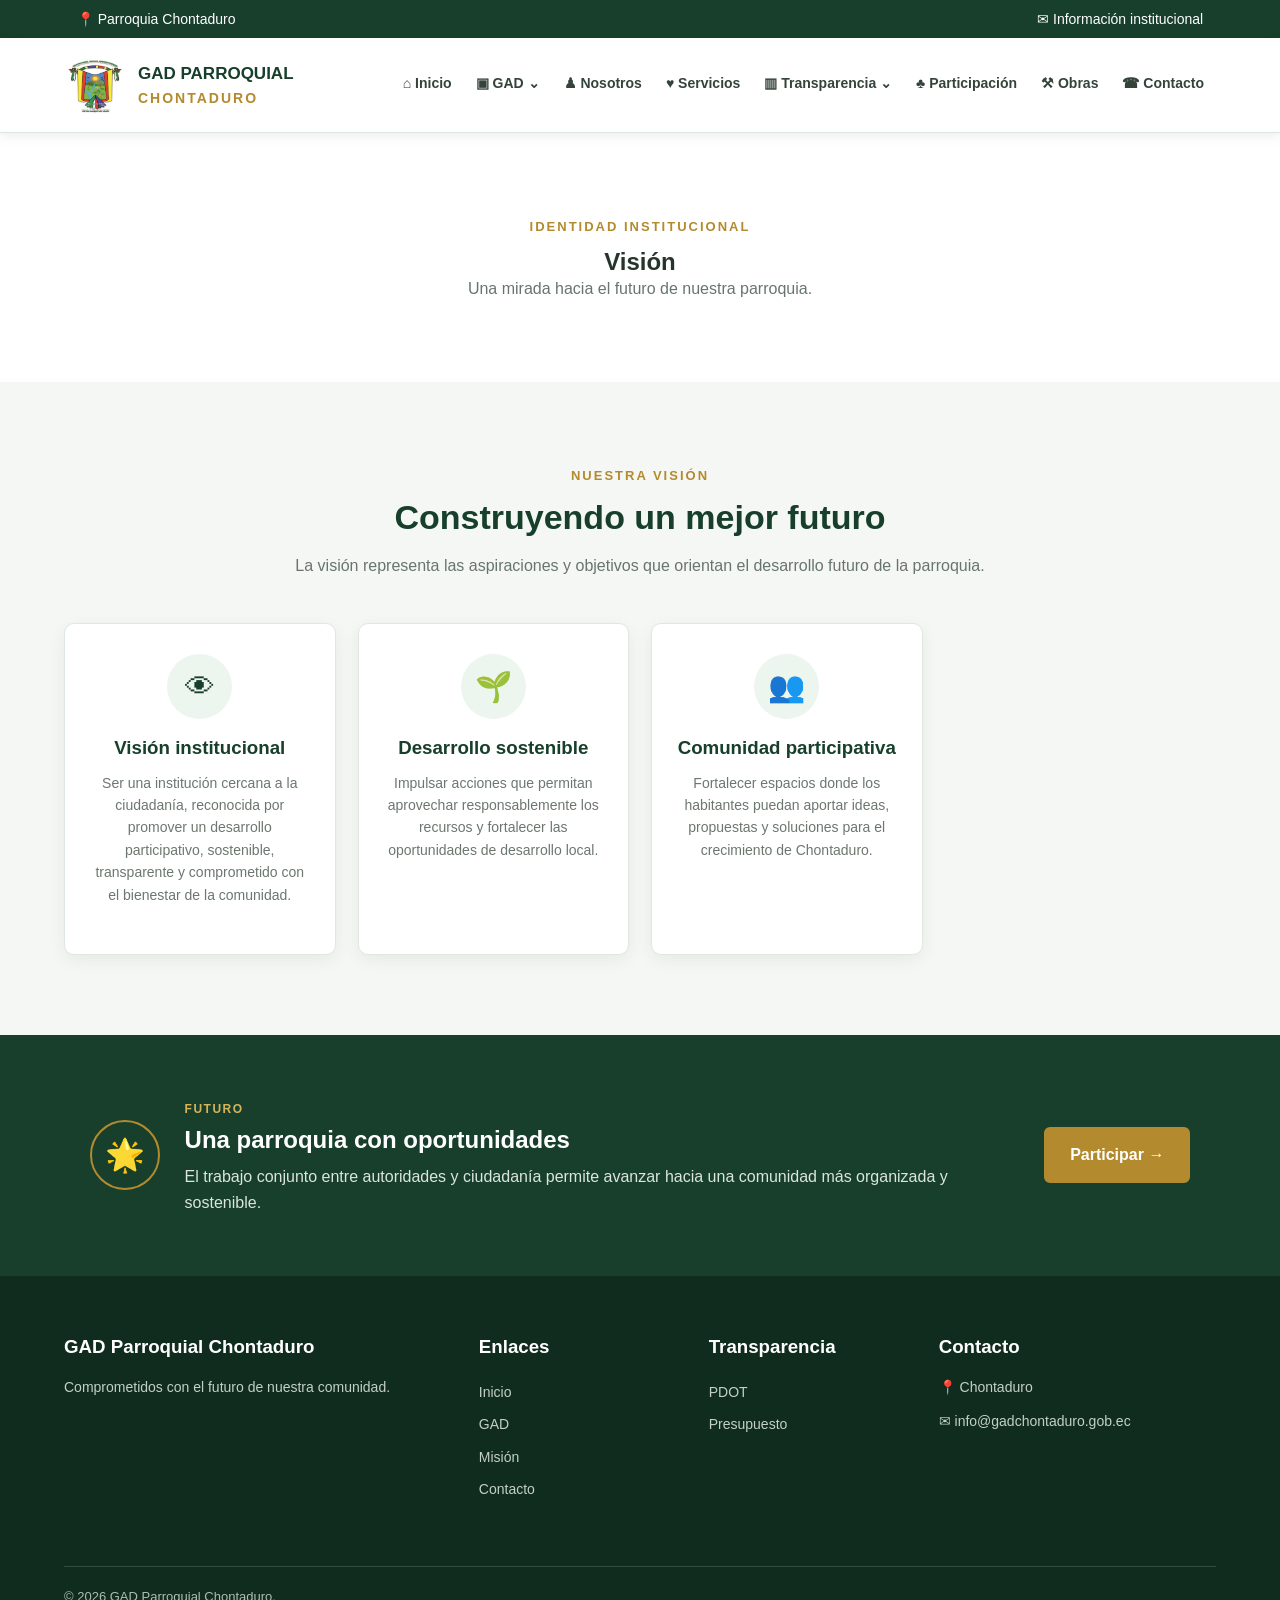
<file: VISION.html>
<!DOCTYPE html>
<html lang="es">

<head>

    <meta charset="UTF-8">

    <meta name="viewport"
        content="width=device-width, initial-scale=1.0">

    <title>
        GAD Parroquial Chontaduro - Visión
    </title>

    <link rel="stylesheet"
        href="assets/css/style.css">

</head>

<body>

    <div class="top-bar">

        <div>
            📍 Parroquia Chontaduro
        </div>

        <div>
            ✉ Información institucional
        </div>

    </div>


    <header>

        <div class="nav-container">

            <a href="index.html"
                class="logo">

                <img src="assets/img/logo.png"
                    alt="Escudo del GAD Parroquial Chontaduro">

                <div class="logo-text">

                    <strong>
                        GAD PARROQUIAL
                    </strong>

                    <span>
                        CHONTADURO
                    </span>

                </div>

            </a>


            <nav>

                <ul>

                    <li>
                        <a href="index.html">
                            ⌂ Inicio
                        </a>
                    </li>


                    <li class="dropdown">

                        <a href="gad.html">
                            ▣ GAD ⌄
                        </a>

                        <ul class="submenu">

                            <li>
                                <a href="mision.html">
                                    🎯 Misión
                                </a>
                            </li>

                            <li>
                                <a href="vision.html"
                                    class="active">
                                    👁 Visión
                                </a>
                            </li>

                            <li>
                                <a href="base-legal.html">
                                    § Base Legal
                                </a>
                            </li>

                        </ul>

                    </li>


                    <li>
                        <a href="NOSOTROS.html">
                            ♟ Nosotros
                        </a>
                    </li>


                    <li>
                        <a href="servicios.html">
                            ♥ Servicios
                        </a>
                    </li>


                    <li class="dropdown">

                        <a href="transparencia.html">
                            ▥ Transparencia ⌄
                        </a>

                        <ul class="submenu">

                            <li>
                                <a href="rendicion-cuentas.html">
                                    Rendición de Cuentas
                                </a>
                            </li>

                            <li>
                                <a href="presupuesto.html">
                                    Presupuesto
                                </a>
                            </li>

                            <li>
                                <a href="pdot.html">
                                    PDOT
                                </a>
                            </li>

                        </ul>

                    </li>


                    <li>
                        <a href="participacion.html">
                            ♣ Participación
                        </a>
                    </li>


                    <li>
                        <a href="obras-futuras.html">
                            ⚒ Obras
                        </a>
                    </li>


                    <li>
                        <a href="contacto.html">
                            ☎ Contacto
                        </a>
                    </li>

                </ul>

            </nav>

        </div>

    </header>


    <main>

        <section class="bienvenida">

            <span class="seccion-etiqueta">
                IDENTIDAD INSTITUCIONAL
            </span>

            <h1>
                Visión
            </h1>

            <p>
                Una mirada hacia el futuro de nuestra parroquia.
            </p>

        </section>


        <section class="accesos">

            <div class="titulo-seccion">

                <span>
                    NUESTRA VISIÓN
                </span>

                <h2>
                    Construyendo un mejor futuro
                </h2>

                <p>
                    La visión representa las aspiraciones y objetivos
                    que orientan el desarrollo futuro de la parroquia.
                </p>

            </div>


            <div class="grid-container">

                <article class="info-card">

                    <div class="icono">
                        👁
                    </div>

                    <h3>
                        Visión institucional
                    </h3>

                    <p>
                        Ser una institución cercana a la ciudadanía,
                        reconocida por promover un desarrollo
                        participativo, sostenible, transparente y
                        comprometido con el bienestar de la comunidad.
                    </p>

                </article>


                <article class="info-card">

                    <div class="icono">
                        🌱
                    </div>

                    <h3>
                        Desarrollo sostenible
                    </h3>

                    <p>
                        Impulsar acciones que permitan aprovechar
                        responsablemente los recursos y fortalecer
                        las oportunidades de desarrollo local.
                    </p>

                </article>


                <article class="info-card">

                    <div class="icono">
                        👥
                    </div>

                    <h3>
                        Comunidad participativa
                    </h3>

                    <p>
                        Fortalecer espacios donde los habitantes
                        puedan aportar ideas, propuestas y soluciones
                        para el crecimiento de Chontaduro.
                    </p>

                </article>

            </div>

        </section>


        <section class="participacion">

            <div class="participacion-contenido">

                <div class="participacion-icono">
                    🌟
                </div>

                <div>

                    <span>
                        FUTURO
                    </span>

                    <h2>
                        Una parroquia con oportunidades
                    </h2>

                    <p>
                        El trabajo conjunto entre autoridades y
                        ciudadanía permite avanzar hacia una
                        comunidad más organizada y sostenible.
                    </p>

                </div>

                <a href="participacion.html"
                    class="btn">
                    Participar →
                </a>

            </div>

        </section>

    </main>


    <footer>

        <div class="footer-container">

            <div class="footer-col">

                <h3>
                    GAD Parroquial Chontaduro
                </h3>

                <p>
                    Comprometidos con el futuro de nuestra comunidad.
                </p>

            </div>


            <div class="footer-col">

                <h3>
                    Enlaces
                </h3>

                <a href="index.html">Inicio</a>
                <a href="gad.html">GAD</a>
                <a href="mision.html">Misión</a>
                <a href="contacto.html">Contacto</a>

            </div>


            <div class="footer-col">

                <h3>
                    Transparencia
                </h3>

                <a href="pdot.html">PDOT</a>
                <a href="presupuesto.html">Presupuesto</a>

            </div>


            <div class="footer-col">

                <h3>
                    Contacto
                </h3>

                <p>
                    📍 Chontaduro
                </p>

                <p>
                    ✉ info@gadchontaduro.gob.ec
                </p>

            </div>

        </div>


        <div class="footer-bottom">

            <p>
                © 2026 GAD Parroquial Chontaduro.
            </p>

        </div>

    </footer>

</body>

</html>
</file>
<file: assets/css/style.css>
/* =========================================================
   CONFIGURACIÓN GENERAL
========================================================= */

* {
    margin: 0;
    padding: 0;
    box-sizing: border-box;
}

html {
    scroll-behavior: smooth;
}

body {
    font-family: Arial, Helvetica, sans-serif;
    background-color: #f5f7f4;
    color: #26352b;
    line-height: 1.6;
}

img {
    max-width: 100%;
    display: block;
}

a {
    text-decoration: none;
    color: inherit;
}

ul {
    list-style: none;
}

p {
    margin-bottom: 12px;
}

h1,
h2,
h3 {
    line-height: 1.2;
}


/* =========================================================
   BARRA SUPERIOR
========================================================= */

.top-bar {
    background-color: #173f2b;
    color: #ffffff;
    min-height: 38px;

    display: flex;
    justify-content: space-between;
    align-items: center;

    padding: 8px 6%;
    font-size: 14px;
}

.icono-pequeno {
    margin-right: 6px;
    font-size: 16px;
}


/* =========================================================
   HEADER
========================================================= */

header {
    background-color: #ffffff;
    border-bottom: 1px solid #dce5df;
    box-shadow: 0 3px 12px rgba(0, 0, 0, 0.08);

    position: relative;
    z-index: 100;
}

.nav-container {
    width: 90%;
    max-width: 1400px;
    margin: 0 auto;

    min-height: 90px;

    display: flex;
    justify-content: space-between;
    align-items: center;

    gap: 25px;
}


/* =========================================================
   LOGO
========================================================= */

.logo {
    display: flex;
    align-items: center;
    gap: 12px;

    min-width: 230px;
}

.logo img {
    width: 62px;
    height: 62px;
    object-fit: contain;
}

.logo-text {
    display: flex;
    flex-direction: column;
}

.logo-text strong {
    color: #173f2b;
    font-size: 17px;
}

.logo-text span {
    color: #b38b2e;
    font-size: 14px;
    font-weight: bold;
    letter-spacing: 2px;
}


/* =========================================================
   NAVEGACIÓN
========================================================= */

nav > ul {
    display: flex;
    align-items: center;
    justify-content: flex-end;
    flex-wrap: wrap;
}

nav li {
    position: relative;
}

nav > ul > li > a {
    display: flex;
    align-items: center;
    gap: 6px;

    padding: 34px 12px;

    color: #34443a;
    font-size: 14px;
    font-weight: bold;

    border-bottom: 3px solid transparent;

    transition: all 0.3s ease;
}

nav > ul > li > a:hover,
nav > ul > li > a.active {
    color: #b38b2e;
    background-color: #f6f8f5;
    border-bottom-color: #b38b2e;
}

.menu-icono {
    font-size: 17px;
}

.flecha {
    font-size: 13px;
}


/* =========================================================
   SUBMENÚ
========================================================= */

.submenu {
    position: absolute;
    top: 100%;
    left: 0;

    min-width: 220px;

    background-color: #ffffff;

    border: 1px solid #dce5df;
    border-radius: 0 0 8px 8px;

    box-shadow: 0 8px 20px rgba(0, 0, 0, 0.12);

    display: none;
}

.dropdown:hover .submenu {
    display: block;
}

.submenu li {
    width: 100%;
}

.submenu a {
    display: flex;
    align-items: center;
    gap: 10px;

    padding: 13px 16px;

    color: #34443a;
    font-size: 14px;

    border-bottom: 1px solid #edf1ee;

    transition: all 0.3s ease;
}

.submenu li:last-child a {
    border-bottom: none;
}

.submenu a:hover {
    background-color: #edf5ef;
    color: #b38b2e;
    padding-left: 22px;
}


/* =========================================================
   BANNER PRINCIPAL
========================================================= */

.banner {
    min-height: 560px;

    position: relative;

    display: flex;
    align-items: center;

    background-image:
        linear-gradient(
            rgba(20, 55, 37, 0.72),
            rgba(20, 55, 37, 0.72)
        ),
        url("../img/banner.jpg");

    background-size: cover;
    background-position: center;

    overflow: hidden;
}

.banner-overlay {
    position: absolute;
    inset: 0;
    background: linear-gradient(
        90deg,
        rgba(10, 40, 25, 0.65),
        rgba(10, 40, 25, 0.15)
    );
}

.banner-contenido {
    width: 90%;
    max-width: 1200px;
    margin: 0 auto;

    position: relative;
    z-index: 2;

    color: #ffffff;
}

.etiqueta {
    display: inline-block;

    background-color: rgba(255, 255, 255, 0.15);

    border: 1px solid rgba(255, 255, 255, 0.45);
    border-radius: 30px;

    padding: 8px 18px;
    margin-bottom: 20px;

    font-size: 14px;
    font-weight: bold;
}

.banner h1 {
    max-width: 700px;

    font-size: 52px;
    margin-bottom: 22px;
}

.banner p {
    max-width: 680px;

    font-size: 19px;
    margin-bottom: 30px;

    color: #f1f5f2;
}

.banner-botones {
    display: flex;
    flex-wrap: wrap;
    gap: 14px;
}


/* =========================================================
   BOTONES
========================================================= */

.btn {
    display: inline-block;

    padding: 13px 24px;

    background-color: #b38b2e;
    color: #ffffff;

    border: 2px solid #b38b2e;
    border-radius: 6px;

    font-weight: bold;

    transition: all 0.3s ease;
}

.btn:hover {
    background-color: #8e6c20;
    border-color: #8e6c20;

    transform: translateY(-2px);

    box-shadow: 0 6px 14px rgba(0, 0, 0, 0.18);
}

.btn-secundario {
    background-color: transparent;
    border-color: #ffffff;
}

.btn-secundario:hover {
    background-color: #ffffff;
    color: #173f2b;
}


/* =========================================================
   SECCIONES GENERALES
========================================================= */

.bienvenida,
.accesos,
.servicios-destacados,
.obras-preview,
.noticias,
.contacto-preview {
    width: 90%;
    max-width: 1250px;
    margin: 0 auto;

    padding: 80px 0;
}

.titulo-seccion {
    text-align: center;
    max-width: 750px;
    margin: 0 auto 45px;
}

.titulo-seccion > span,
.seccion-etiqueta {
    display: inline-block;

    color: #b38b2e;

    font-size: 13px;
    font-weight: bold;

    letter-spacing: 2px;

    margin-bottom: 10px;
}

.titulo-seccion h2,
.bienvenida h2 {
    color: #173f2b;
    font-size: 34px;
    margin-bottom: 15px;
}

.titulo-seccion p,
.bienvenida p {
    color: #68756d;
}


/* =========================================================
   BIENVENIDA
========================================================= */

.bienvenida {
    text-align: center;
    background-color: #ffffff;

    max-width: none;
    width: 100%;

    padding-left: 10%;
    padding-right: 10%;
}

.bienvenida p {
    max-width: 850px;
    margin: 0 auto;
}


/* =========================================================
   GRID DE ACCESOS
========================================================= */

.grid-container {
    display: grid;

    grid-template-columns: repeat(4, 1fr);

    gap: 22px;
}

.info-card {
    background-color: #ffffff;

    border: 1px solid #dfe7e1;
    border-radius: 10px;

    padding: 30px 24px;

    text-align: center;

    box-shadow: 0 5px 18px rgba(0, 0, 0, 0.06);

    transition: all 0.3s ease;
}

.info-card:hover {
    transform: translateY(-7px);

    border-color: #b38b2e;

    box-shadow: 0 12px 25px rgba(0, 0, 0, 0.12);
}

.icono {
    width: 65px;
    height: 65px;

    margin: 0 auto 18px;

    display: flex;
    justify-content: center;
    align-items: center;

    border-radius: 50%;

    background-color: #edf5ef;
    color: #173f2b;

    font-size: 30px;
}

.info-card h3 {
    color: #173f2b;
    margin-bottom: 12px;
}

.info-card p {
    color: #6c776f;
    font-size: 14px;
    margin-bottom: 18px;
}

.info-card a {
    color: #b38b2e;
    font-weight: bold;

    transition: color 0.3s ease;
}

.info-card a:hover {
    color: #173f2b;
}


/* =========================================================
   INDICADORES
========================================================= */

.indicadores {
    background-color: #173f2b;

    padding: 40px 7%;

    display: grid;
    grid-template-columns: repeat(4, 1fr);

    gap: 20px;
}

.indicador {
    display: flex;
    align-items: center;
    gap: 15px;

    color: #ffffff;

    padding: 15px;

    border-right: 1px solid rgba(255, 255, 255, 0.2);
}

.indicador:last-child {
    border-right: none;
}

.indicador-icono {
    width: 48px;
    height: 48px;

    flex-shrink: 0;

    display: flex;
    justify-content: center;
    align-items: center;

    border: 1px solid #b38b2e;
    border-radius: 50%;

    color: #b38b2e;

    font-size: 22px;
}

.indicador strong {
    display: block;
    font-size: 17px;
}

.indicador div span {
    display: block;
    color: #cdd8d0;
    font-size: 12px;
}


/* =========================================================
   SERVICIOS
========================================================= */

.servicios-destacados {
    background-color: #f5f7f4;
}

.card {
    background-color: #ffffff;

    border: 1px solid #dfe7e1;
    border-radius: 10px;

    overflow: hidden;

    box-shadow: 0 5px 18px rgba(0, 0, 0, 0.07);

    transition: all 0.3s ease;
}

.card:hover {
    transform: translateY(-6px);

    box-shadow: 0 12px 25px rgba(0, 0, 0, 0.13);
}

.card > img {
    width: 100%;
    height: 210px;

    object-fit: cover;
}

.card-content {
    padding: 25px;
}

.card-icon {
    color: #b38b2e;
    font-size: 30px;

    margin-bottom: 10px;
}

.card h3 {
    color: #173f2b;
    margin-bottom: 10px;
}

.card p {
    color: #6c776f;
    font-size: 14px;

    margin-bottom: 20px;
}


/* =========================================================
   TRANSPARENCIA DESTACADA
========================================================= */

.transparencia-destacada {
    width: 90%;
    max-width: 1250px;

    margin: 70px auto;

    padding: 40px;

    display: flex;
    align-items: center;
    gap: 30px;

    background-color: #173f2b;
    color: #ffffff;

    border-radius: 12px;

    box-shadow: 0 10px 25px rgba(0, 0, 0, 0.13);
}

.transparencia-icono {
    width: 70px;
    height: 70px;

    flex-shrink: 0;

    display: flex;
    align-items: center;
    justify-content: center;

    border: 2px solid #b38b2e;
    border-radius: 50%;

    color: #b38b2e;
    font-size: 32px;
}

.transparencia-texto {
    flex: 1;
}

.transparencia-texto > span {
    color: #d5b45a;

    font-size: 13px;
    font-weight: bold;
    letter-spacing: 1.5px;
}

.transparencia-texto h2 {
    margin: 8px 0 10px;
}

.transparencia-texto p {
    color: #dce5df;
    margin: 0;
}


/* =========================================================
   OBRAS
========================================================= */

.obras-preview {
    background-color: #ffffff;
    max-width: none;

    padding-left: 10%;
    padding-right: 10%;
}

.obras-grid {
    max-width: 1100px;
    margin: 0 auto 35px;

    display: grid;
    grid-template-columns: repeat(3, 1fr);

    gap: 24px;
}

.obra-card {
    padding: 30px;

    text-align: center;

    border: 1px solid #dfe7e1;
    border-radius: 10px;

    background-color: #f9fbf9;

    transition: all 0.3s ease;
}

.obra-card:hover {
    transform: translateY(-5px);

    background-color: #edf5ef;

    box-shadow: 0 8px 20px rgba(0, 0, 0, 0.08);
}

.obra-icono {
    width: 60px;
    height: 60px;

    margin: 0 auto 15px;

    display: flex;
    align-items: center;
    justify-content: center;

    background-color: #173f2b;
    color: #ffffff;

    border-radius: 50%;

    font-size: 25px;
}

.obra-card h3 {
    color: #173f2b;
    margin-bottom: 10px;
}

.obra-card p {
    color: #6c776f;
    font-size: 14px;
}

.centrado {
    text-align: center;
}


/* =========================================================
   AVISO
========================================================= */

.aviso {
    width: 90%;
    max-width: 1250px;

    margin: 70px auto;

    padding: 35px;

    display: flex;
    align-items: center;
    gap: 25px;

    background-color: #ffffff;

    border-left: 6px solid #b38b2e;
    border-radius: 8px;

    box-shadow: 0 5px 18px rgba(0, 0, 0, 0.07);
}

.aviso-icono {
    width: 55px;
    height: 55px;

    flex-shrink: 0;

    display: flex;
    align-items: center;
    justify-content: center;

    background-color: #b38b2e;
    color: #ffffff;

    border-radius: 50%;

    font-size: 25px;
    font-weight: bold;
}

.aviso > div:nth-child(2) {
    flex: 1;
}

.aviso span {
    color: #b38b2e;

    font-size: 12px;
    font-weight: bold;
    letter-spacing: 1.5px;
}

.aviso h2 {
    color: #173f2b;
    margin: 5px 0;
}

.aviso p {
    color: #6c776f;
    margin: 0;
}


/* =========================================================
   NOTICIAS
========================================================= */

.noticias {
    background-color: #f5f7f4;

    max-width: none;

    padding-left: 10%;
    padding-right: 10%;
}

.noticias-grid {
    max-width: 1200px;
    margin: 0 auto;

    display: grid;
    grid-template-columns: repeat(3, 1fr);

    gap: 25px;
}

.noticia {
    background-color: #ffffff;

    border: 1px solid #dfe7e1;
    border-radius: 10px;

    overflow: hidden;

    box-shadow: 0 5px 18px rgba(0, 0, 0, 0.06);

    transition: all 0.3s ease;
}

.noticia:hover {
    transform: translateY(-5px);
    box-shadow: 0 12px 24px rgba(0, 0, 0, 0.12);
}

.noticia img {
    width: 100%;
    height: 200px;

    object-fit: cover;
}

.noticia-contenido {
    padding: 25px;
}

.noticia-contenido > span {
    color: #b38b2e;

    font-size: 13px;
    font-weight: bold;
}

.noticia h3 {
    color: #173f2b;
    margin: 10px 0;
}

.noticia p {
    color: #6c776f;
    font-size: 14px;
}

.noticia a {
    color: #b38b2e;
    font-weight: bold;
}

.noticia a:hover {
    color: #173f2b;
}


/* =========================================================
   PARTICIPACIÓN
========================================================= */

.participacion {
    width: 100%;

    background-color: #173f2b;

    padding: 60px 7%;
}

.participacion-contenido {
    max-width: 1200px;
    margin: 0 auto;

    display: flex;
    align-items: center;
    gap: 25px;

    color: #ffffff;
}

.participacion-icono {
    width: 70px;
    height: 70px;

    flex-shrink: 0;

    display: flex;
    align-items: center;
    justify-content: center;

    border: 2px solid #b38b2e;
    border-radius: 50%;

    color: #b38b2e;
    font-size: 32px;
}

.participacion-contenido > div:nth-child(2) {
    flex: 1;
}

.participacion-contenido span {
    color: #d5b45a;

    font-size: 12px;
    font-weight: bold;
    letter-spacing: 1.5px;
}

.participacion-contenido h2 {
    margin: 5px 0 10px;
}

.participacion-contenido p {
    color: #dce5df;
    margin: 0;
}


/* =========================================================
   CONTACTO
========================================================= */

.contacto-preview {
    background-color: #ffffff;

    max-width: none;

    padding-left: 10%;
    padding-right: 10%;
}

.contacto-grid {
    max-width: 1000px;
    margin: 0 auto 35px;

    display: grid;
    grid-template-columns: repeat(3, 1fr);

    gap: 25px;
}

.contacto-item {
    text-align: center;

    padding: 30px;

    border: 1px solid #dfe7e1;
    border-radius: 10px;

    background-color: #f9fbf9;

    transition: all 0.3s ease;
}

.contacto-item:hover {
    border-color: #b38b2e;
    transform: translateY(-4px);
}

.contacto-icono {
    color: #b38b2e;
    font-size: 32px;

    margin-bottom: 10px;
}

.contacto-item h3 {
    color: #173f2b;
}

.contacto-item p {
    color: #6c776f;
    margin: 0;
}


/* =========================================================
   FOOTER
========================================================= */

footer {
    background-color: #102c1e;
    color: #ffffff;
}

.footer-container {
    width: 90%;
    max-width: 1250px;

    margin: 0 auto;

    padding: 60px 0;

    display: grid;

    grid-template-columns: 2fr 1fr 1fr 1.5fr;

    gap: 45px;
}

.footer-logo {
    display: flex;
    align-items: center;
    gap: 12px;

    margin-bottom: 20px;
}

.footer-logo img {
    width: 58px;
    height: 58px;
    object-fit: contain;
}

.footer-logo div {
    display: flex;
    flex-direction: column;
}

.footer-logo strong {
    font-size: 16px;
}

.footer-logo span {
    color: #d5b45a;
    font-size: 13px;
    letter-spacing: 2px;
}

.footer-col p {
    color: #c3d0c7;
    font-size: 14px;
}

.footer-col h3 {
    color: #ffffff;
    margin-bottom: 18px;
}

.footer-col > a {
    display: block;

    color: #c3d0c7;

    font-size: 14px;

    padding: 5px 0;

    transition: all 0.3s ease;
}

.footer-col > a:hover {
    color: #d5b45a;
    padding-left: 5px;
}


/* =========================================================
   FOOTER BOTTOM
========================================================= */

.footer-bottom {
    width: 90%;
    max-width: 1250px;

    margin: 0 auto;

    padding: 20px 0;

    border-top: 1px solid rgba(255, 255, 255, 0.15);

    display: flex;
    justify-content: space-between;
    align-items: center;

    gap: 20px;
}

.footer-bottom p {
    margin: 0;

    color: #aebdb3;
    font-size: 13px;
}

.redes {
    display: flex;
    gap: 10px;
}

.redes a {
    width: 35px;
    height: 35px;

    display: flex;
    align-items: center;
    justify-content: center;

    border: 1px solid #b38b2e;
    border-radius: 50%;

    color: #ffffff;
    font-weight: bold;

    transition: all 0.3s ease;
}

.redes a:hover {
    background-color: #b38b2e;
    transform: translateY(-3px);
}


/* =========================================================
   MEDIA QUERY - TABLETS
   768px - 1024px
========================================================= */

@media (max-width: 1024px) {

    .nav-container {
        flex-direction: column;
        padding: 15px 0;
    }

    nav > ul {
        justify-content: center;
    }

    nav > ul > li > a {
        padding: 12px 9px;
    }

    .grid-container {
        grid-template-columns: repeat(2, 1fr);
    }

    .indicadores {
        grid-template-columns: repeat(2, 1fr);
    }

    .indicador {
        border-right: none;
        border-bottom: 1px solid rgba(255, 255, 255, 0.2);
    }

    .obras-grid {
        grid-template-columns: repeat(2, 1fr);
    }

    .noticias-grid {
        grid-template-columns: repeat(2, 1fr);
    }

    .contacto-grid {
        grid-template-columns: repeat(2, 1fr);
    }

    .footer-container {
        grid-template-columns: repeat(2, 1fr);
    }

    .banner h1 {
        font-size: 44px;
    }
}


/* =========================================================
   MEDIA QUERY - CELULARES
   Menos de 768px
========================================================= */

@media (max-width: 767px) {

    .top-bar {
        flex-direction: column;
        gap: 5px;

        text-align: center;

        padding: 10px 5%;
    }

    .nav-container {
        width: 94%;
    }

    .logo {
        justify-content: center;
    }

    nav {
        width: 100%;
    }

    nav > ul {
        width: 100%;

        flex-direction: column;
        align-items: stretch;
    }

    nav > ul > li {
        width: 100%;
    }

    nav > ul > li > a {
        justify-content: center;

        padding: 12px;

        border-bottom: 1px solid #edf1ee;
    }

    .submenu {
        position: static;

        width: 100%;

        border-radius: 0;

        box-shadow: none;

        border-left: 3px solid #b38b2e;
    }

    .dropdown:hover .submenu {
        display: block;
    }

    .banner {
        min-height: 600px;

        background-position: center;
    }

    .banner-contenido {
        text-align: center;
    }

    .banner h1 {
        font-size: 35px;
    }

    .banner p {
        font-size: 16px;
    }

    .banner-botones {
        justify-content: center;
    }

    .btn {
        padding: 11px 18px;
    }

    .bienvenida,
    .accesos,
    .servicios-destacados,
    .obras-preview,
    .noticias,
    .contacto-preview {
        width: 100%;

        padding: 55px 6%;
    }

    .titulo-seccion h2,
    .bienvenida h2 {
        font-size: 28px;
    }

    .grid-container {
        grid-template-columns: 1fr;
    }

    .indicadores {
        grid-template-columns: 1fr;

        padding: 30px 7%;
    }

    .indicador {
        border-bottom: 1px solid rgba(255, 255, 255, 0.2);
    }

    .obras-grid {
        grid-template-columns: 1fr;
    }

    .noticias-grid {
        grid-template-columns: 1fr;
    }

    .contacto-grid {
        grid-template-columns: 1fr;
    }

    .transparencia-destacada {
        width: 88%;

        margin: 45px auto;

        padding: 28px;

        flex-direction: column;

        text-align: center;
    }

    .aviso {
        width: 88%;

        margin: 45px auto;

        padding: 28px;

        flex-direction: column;

        text-align: center;
    }

    .participacion {
        padding: 45px 7%;
    }

    .participacion-contenido {
        flex-direction: column;

        text-align: center;
    }

    .footer-container {
        grid-template-columns: 1fr;

        gap: 30px;

        padding: 45px 0;
    }

    .footer-bottom {
        flex-direction: column;

        text-align: center;
    }
}


/* =========================================================
   MEDIA QUERY - CELULARES PEQUEÑOS
   Menos de 480px
========================================================= */

@media (max-width: 480px) {

    .logo img {
        width: 52px;
        height: 52px;
    }

    .logo-text strong {
        font-size: 14px;
    }

    .logo-text span {
        font-size: 12px;
    }

    .banner {
        min-height: 570px;
    }

    .banner h1 {
        font-size: 29px;
    }

    .banner p {
        font-size: 15px;
    }

    .banner-botones {
        flex-direction: column;
        align-items: stretch;
    }

    .banner-botones .btn {
        text-align: center;
    }

    .titulo-seccion h2,
    .bienvenida h2 {
        font-size: 25px;
    }

    .info-card,
    .card-content,
    .obra-card,
    .contacto-item {
        padding: 22px 18px;
    }

    .transparencia-destacada,
    .aviso {
        width: 92%;
    }

    .footer-bottom {
        width: 88%;
    }
}
</file>
